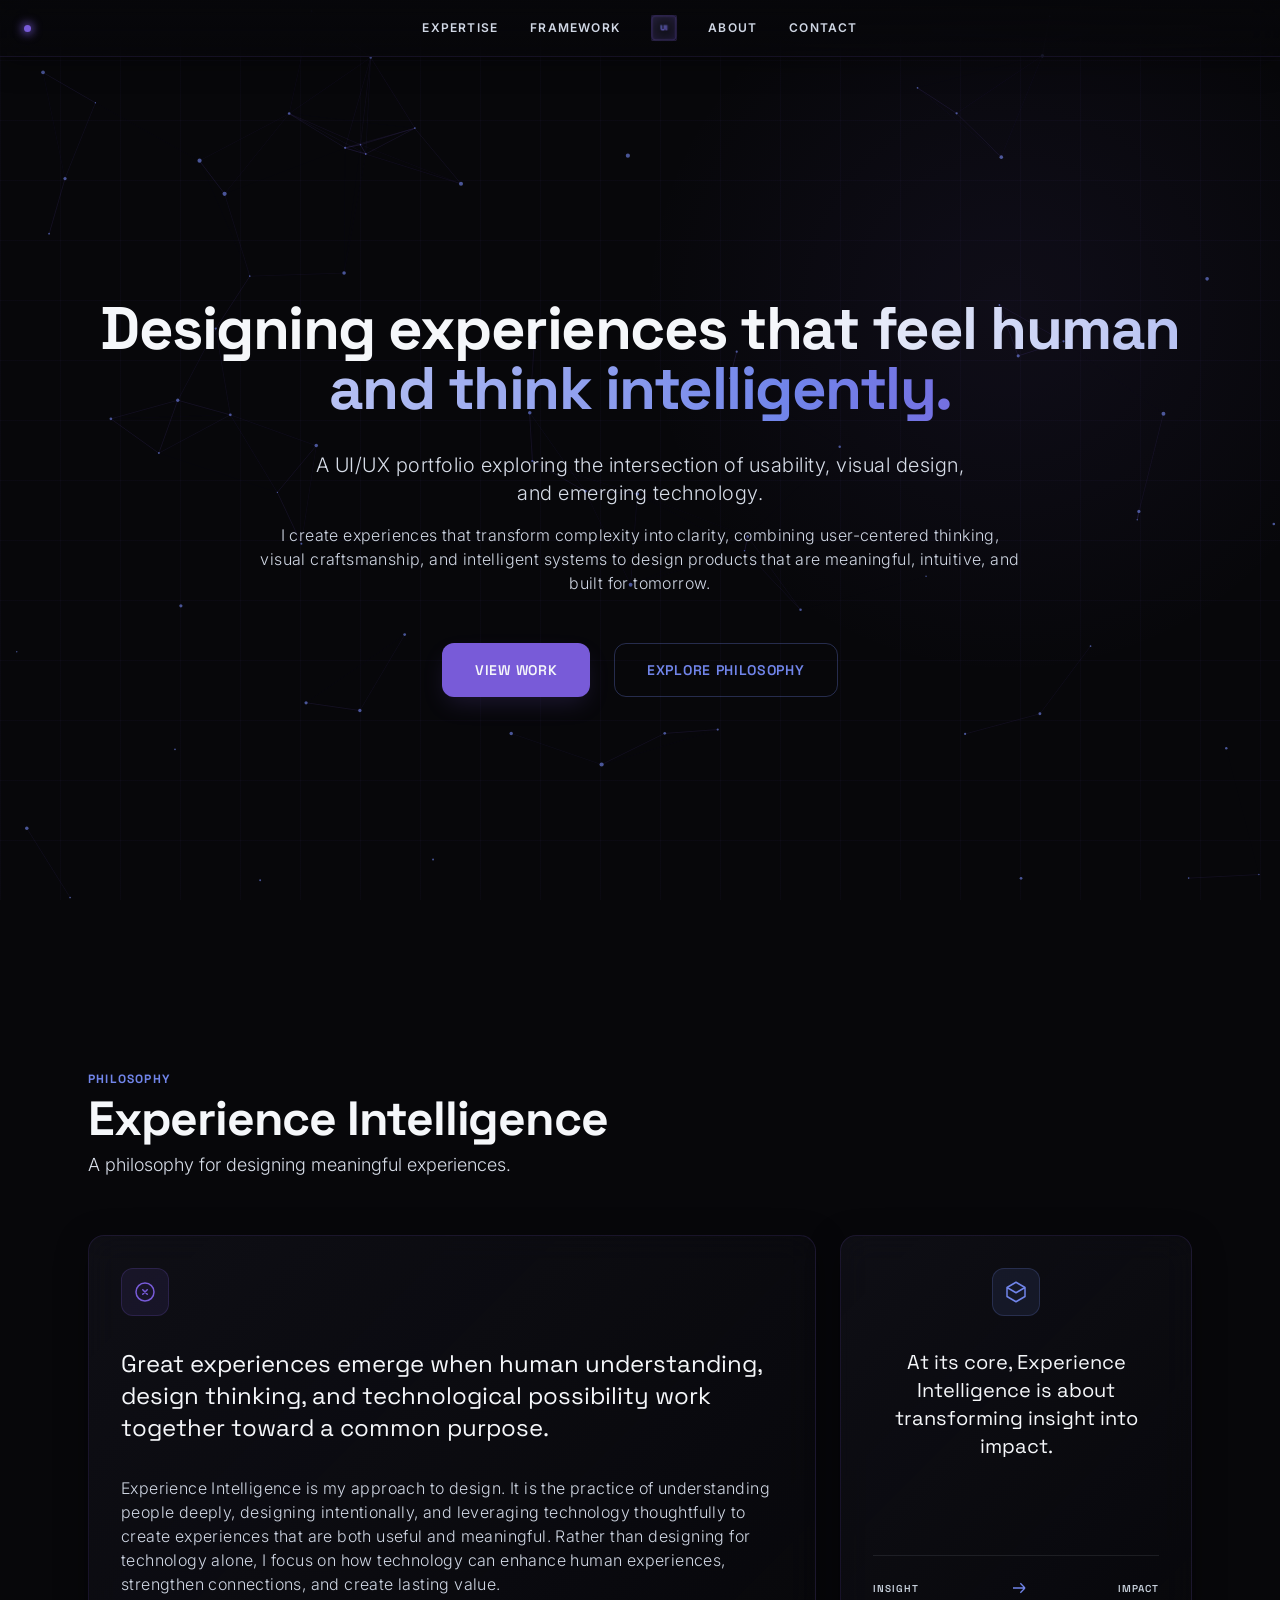
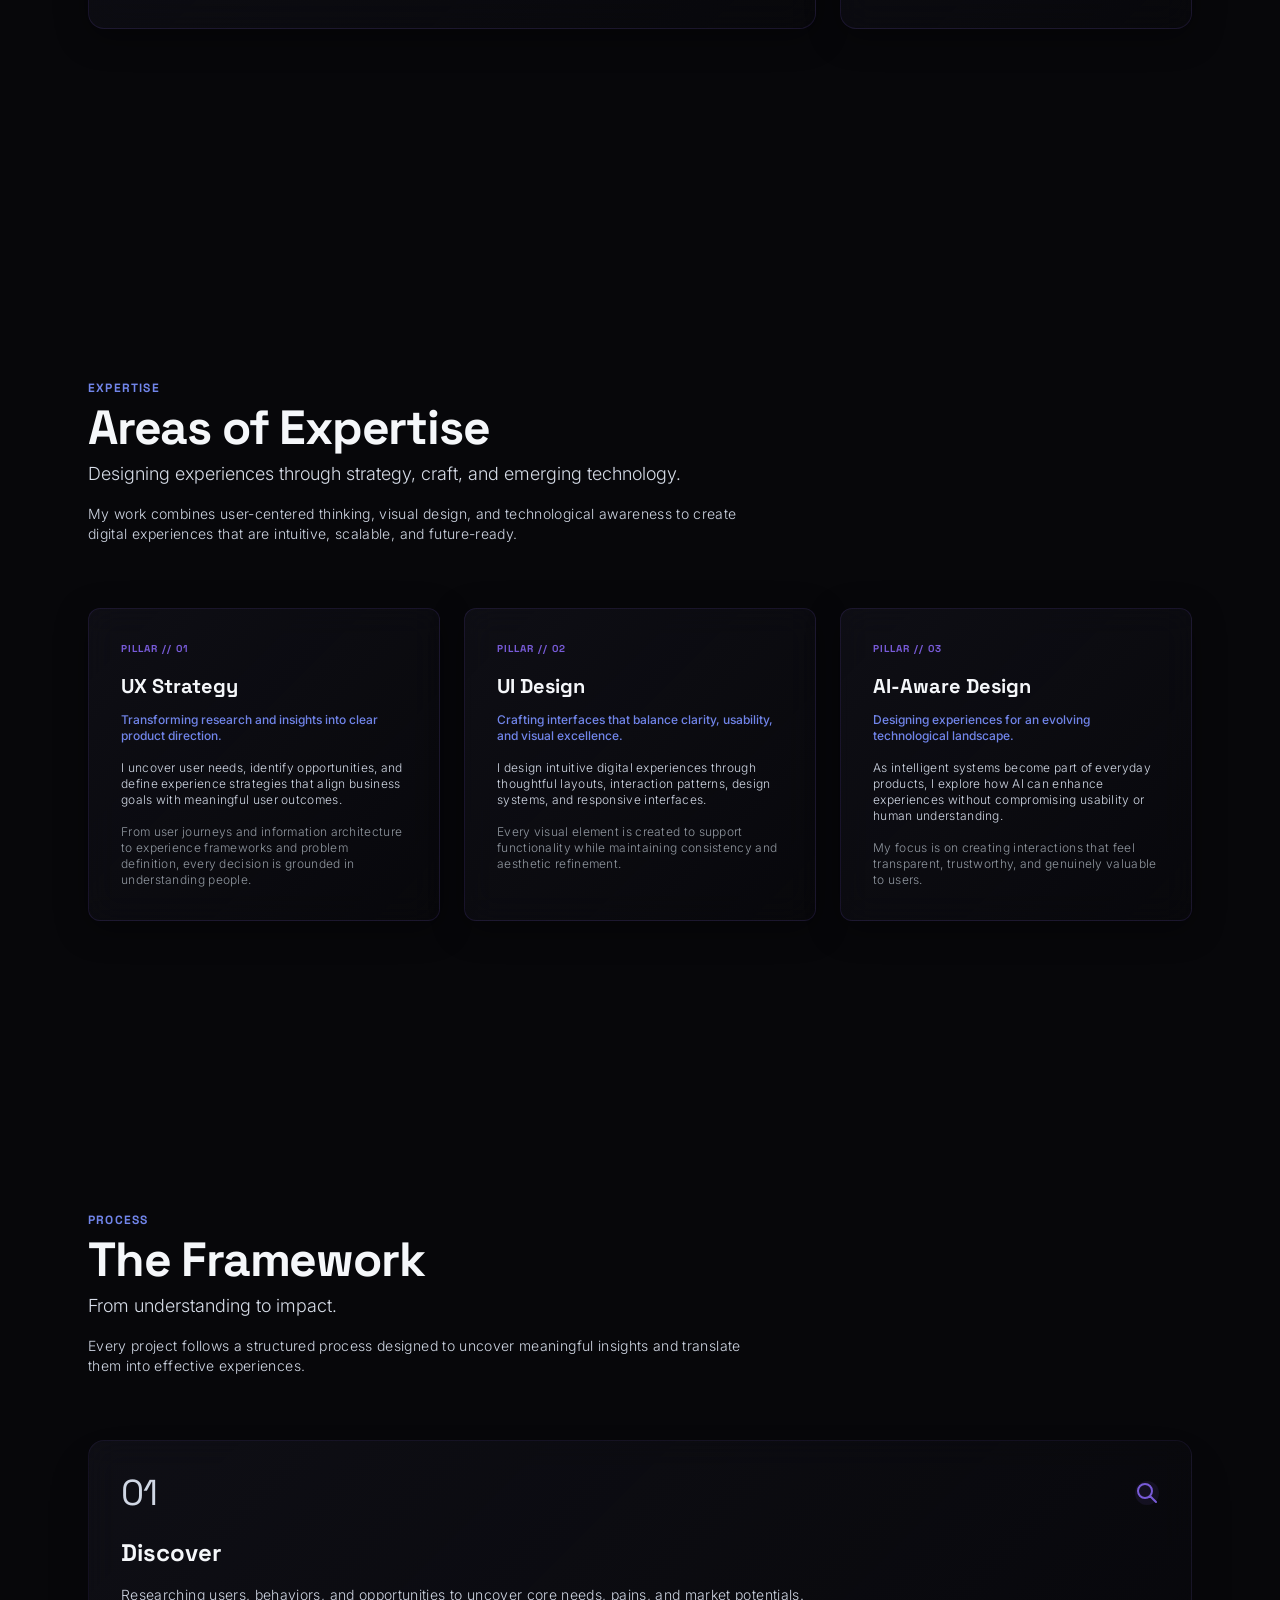
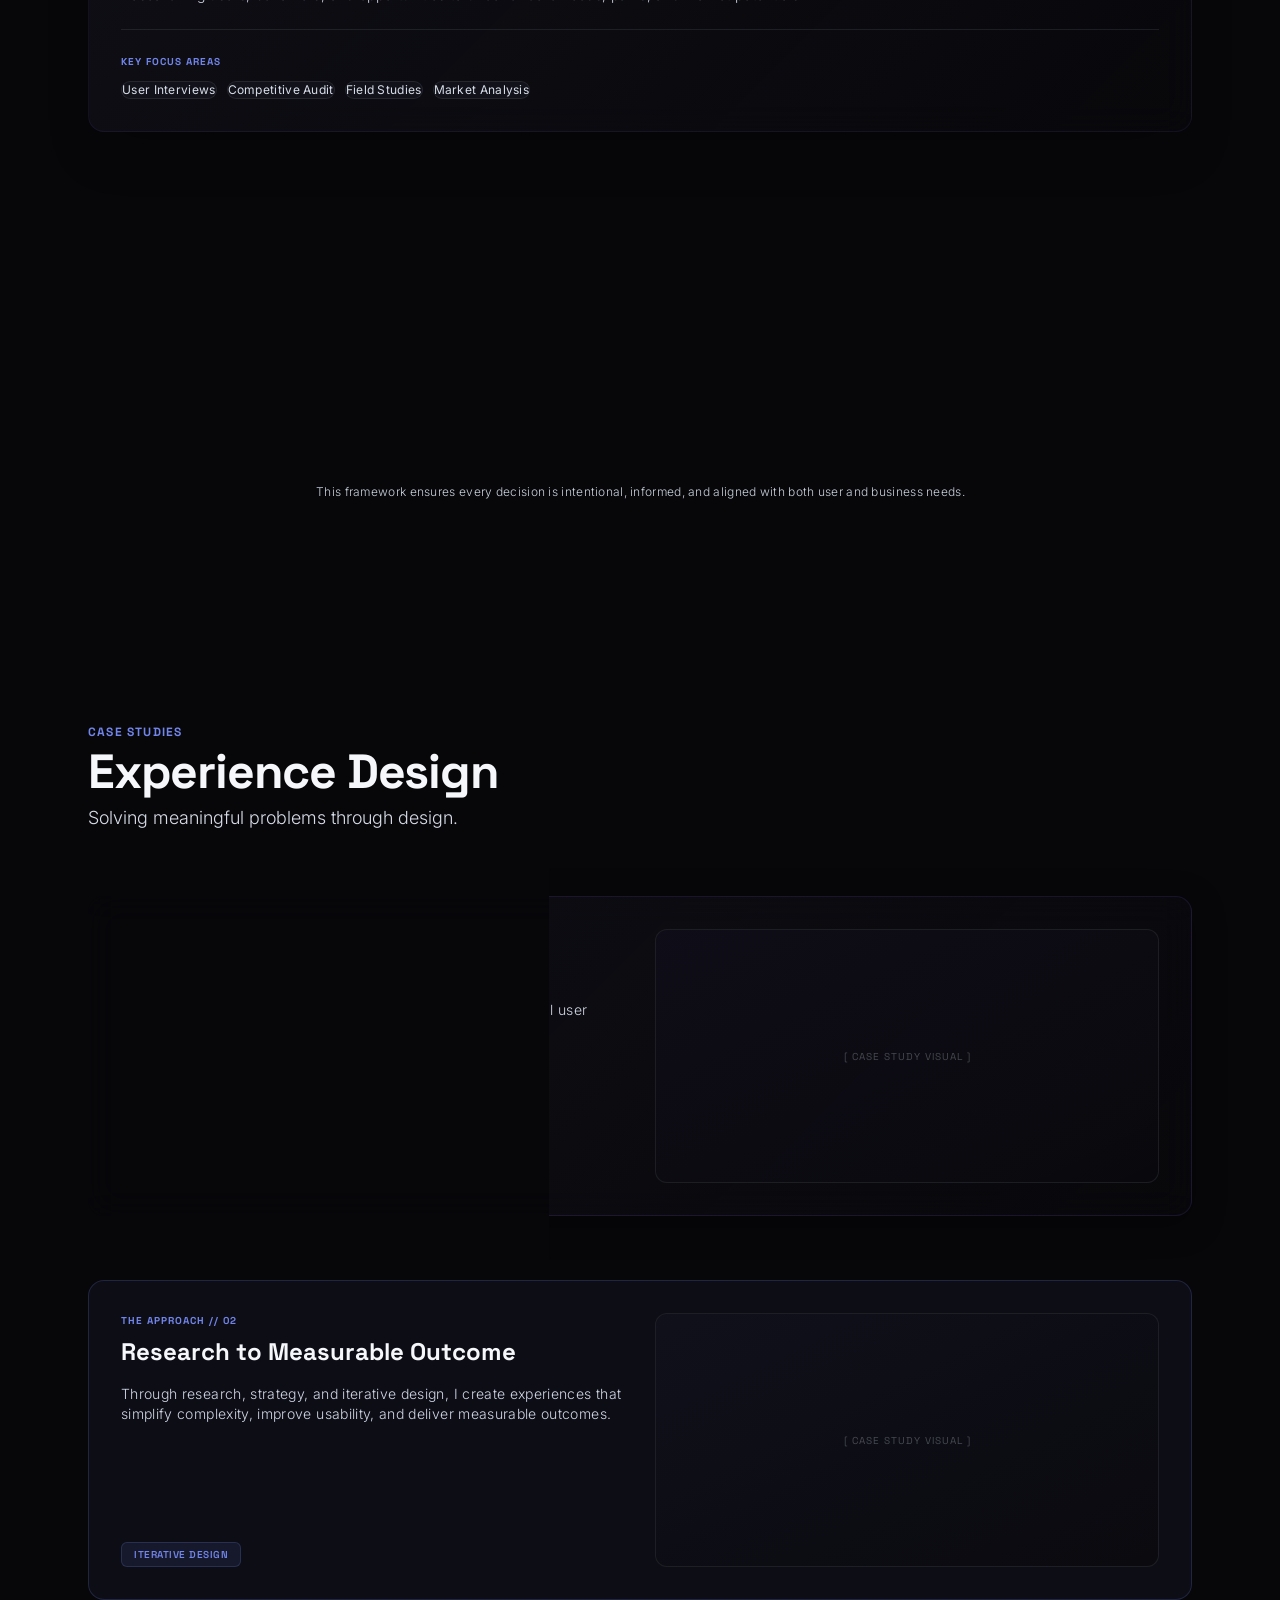
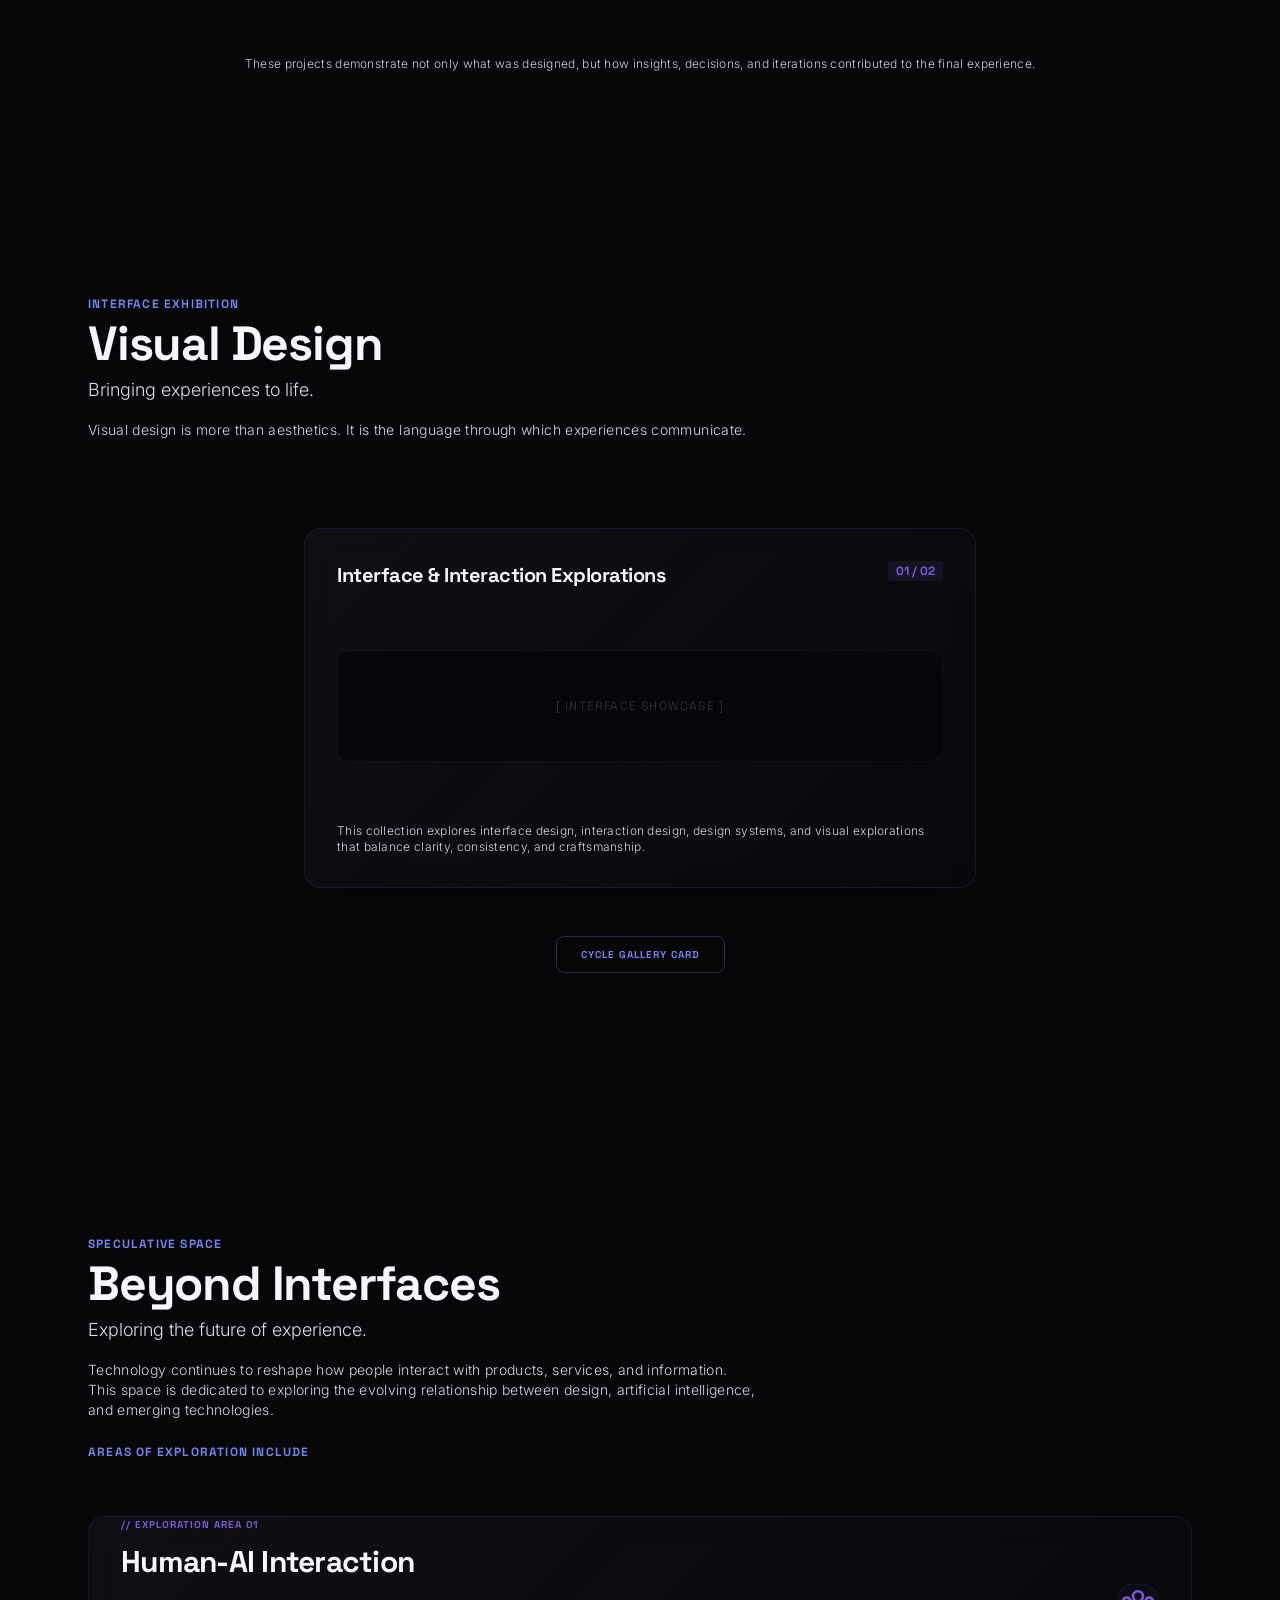
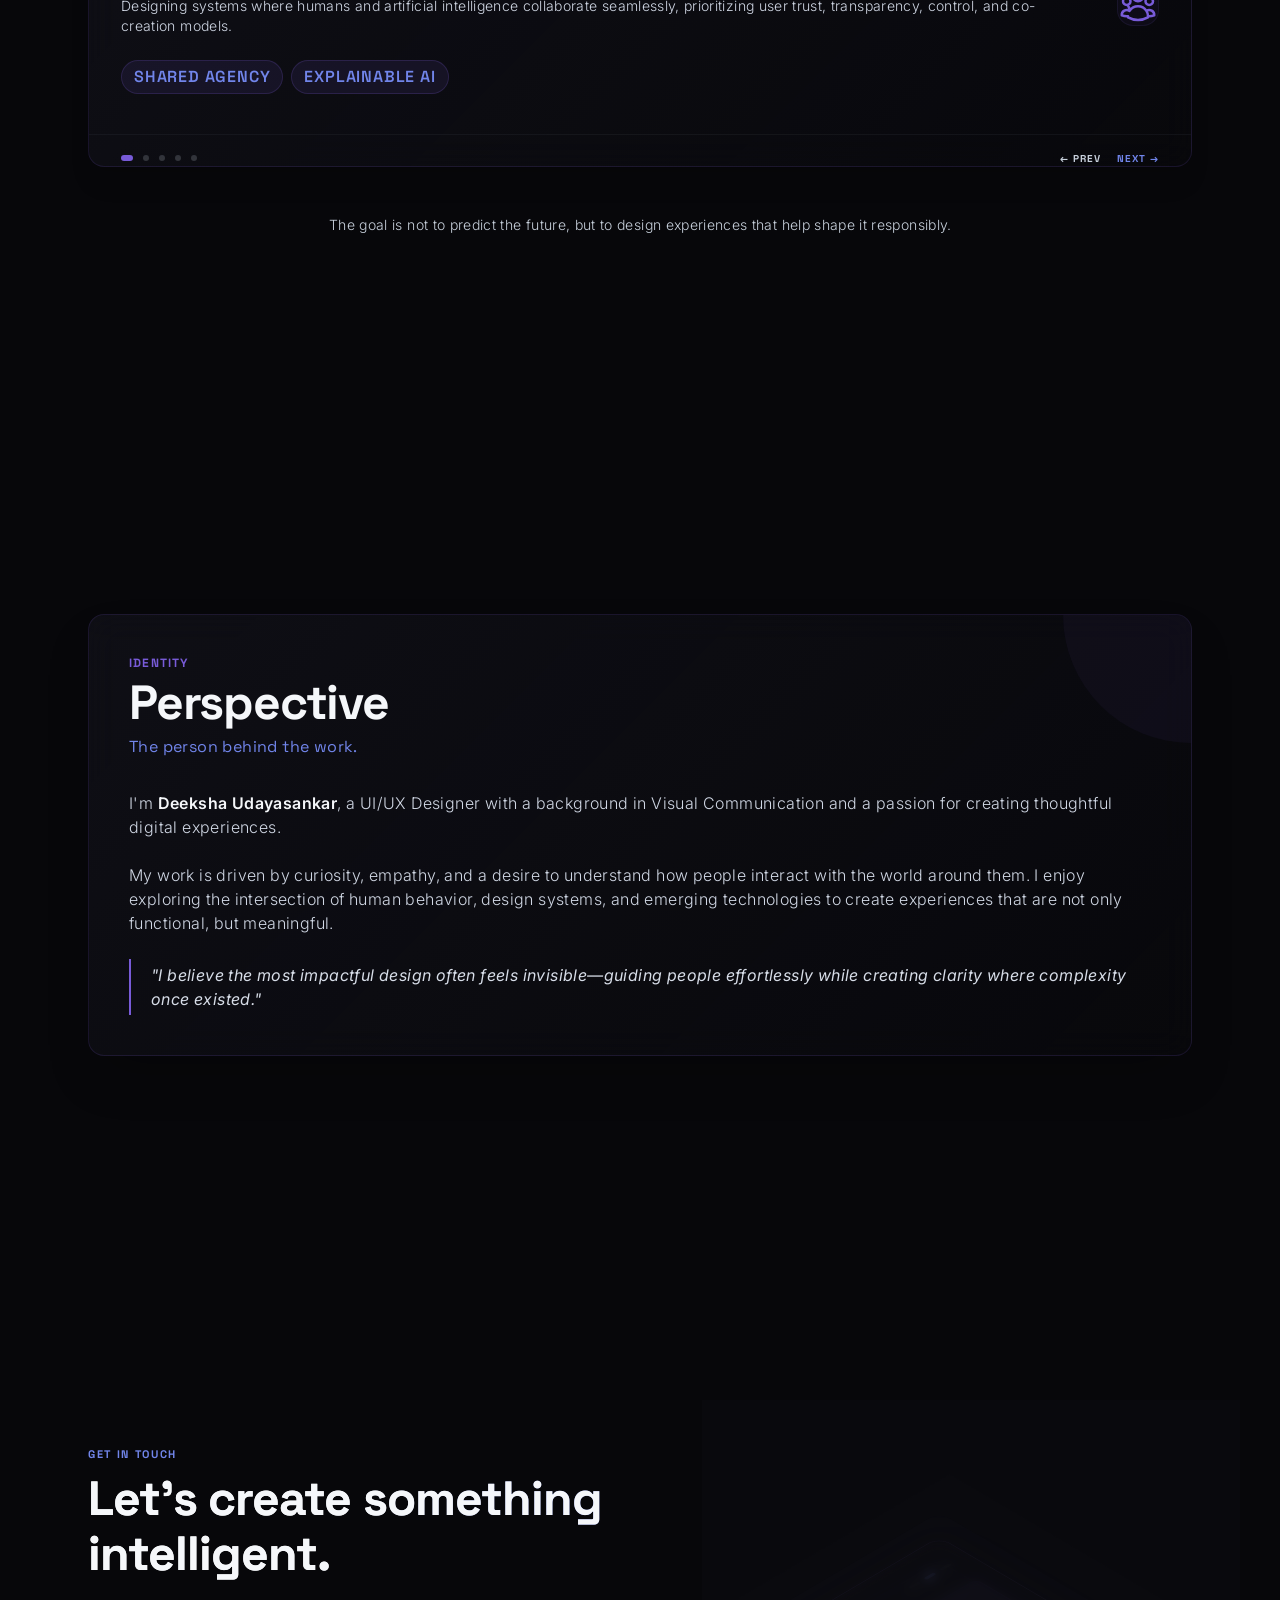
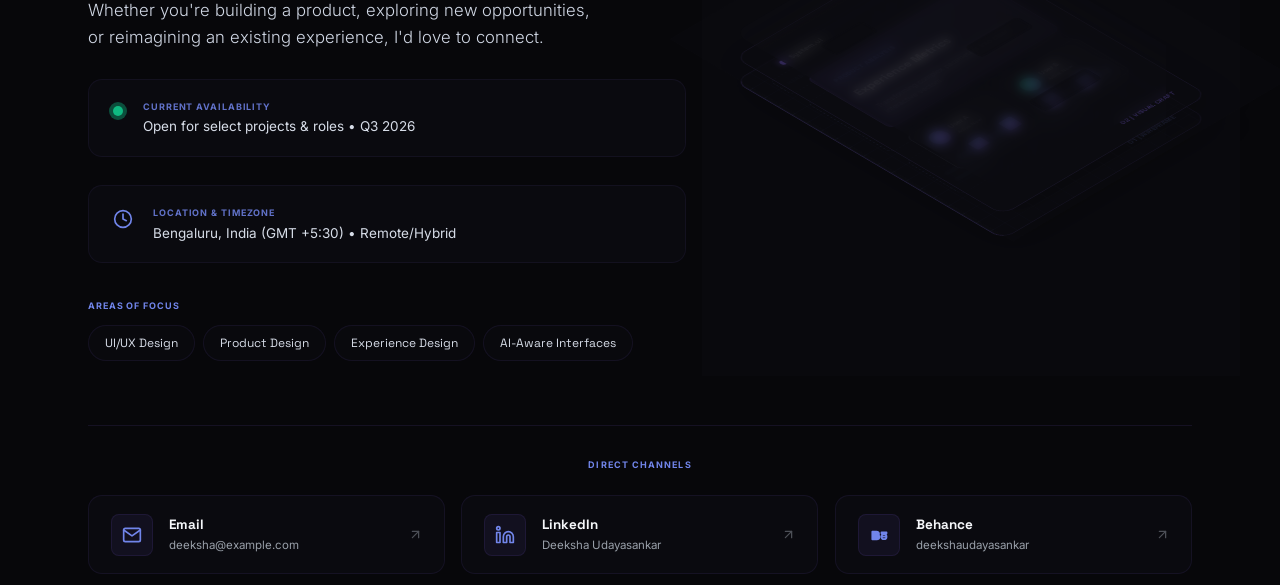
<file: index.html>
<!DOCTYPE html>
<html lang="en" class="scroll-smooth">
<head>
    <meta charset="UTF-8">
    <meta name="viewport" content="width=device-width, initial-scale=1.0">
    <title>Deeksha Udayasankar | Experience Intelligence Portfolio</title>
    <!-- Inline SVG favicon (brand dot) — avoids the /favicon.ico 404 -->
    <link rel="icon" href="data:image/svg+xml,%3Csvg xmlns='http://www.w3.org/2000/svg' viewBox='0 0 32 32'%3E%3Ccircle cx='16' cy='16' r='9' fill='%23785BD8'/%3E%3C/svg%3E">
    <!-- Google Fonts: Space Grotesk (Headers) & Inter (Body Copy) -->
    <link rel="preconnect" href="https://fonts.googleapis.com">
    <link rel="preconnect" href="https://fonts.gstatic.com" crossorigin>
    <link href="https://fonts.googleapis.com/css2?family=Inter:wght@300;400;500;600&family=Space+Grotesk:wght@500;700&display=swap" rel="stylesheet">

    <!-- Project styles, then the hand-written utility classes that replace Tailwind -->
    <link rel="stylesheet" href="style.css">
    <link rel="stylesheet" href="tw-compat.css">
</head>
<body class="antialiased">

    <!-- --- PRELOADER: INTERACTIVE NAME REVEAL --- -->
    <div id="preloader" aria-hidden="true">
        <div class="preloader-inner">
            <div class="preloader-row">
                <span class="preloader-dot"></span>
                <div class="preloader-name" data-name="Deeksha Udayasankar" aria-label="Deeksha Udayasankar"></div>
            </div>
            <div class="preloader-underline"></div>
            <span class="preloader-role">UI / UX Designer</span>
        </div>
    </div>

    <!-- Universal Structural Templates -->
    <div class="shape-grid-bg"></div>
    <!-- Interactive Particle Network (cursor-reactive constellation) -->
    <canvas id="particle-network" aria-hidden="true"></canvas>
    <div class="ambient-glow"></div>

    <!-- Cursor Aura Glow (follows pointer) -->
    <div id="cursor-aura" aria-hidden="true"></div>

    <!-- Scroll Progress Indicator -->
    <div id="scroll-progress" aria-hidden="true"></div>

    <!-- --- GLOBAL STICKY NAVIGATION HEADER --- -->
    <nav class="site-nav fixed top-0 left-0 w-full z-50 px-5 sm:px-6 py-3.5 sm:py-4">
        <div class="max-w-7xl mx-auto flex justify-between items-center gap-4 md:grid md:grid-cols-[1fr_auto_1fr]">
            <a href="#hero" class="flex items-center gap-2.5 sm:gap-3 font-display font-bold text-titleMain tracking-wide text-base sm:text-lg group min-w-0 md:justify-self-start">
                <span class="brand-dot shrink-0"></span>
                <span class="leading-none truncate">
                </span>
            </a>

            <!-- Desktop links (centered) -->
            <div class="hidden md:flex md:justify-self-center items-center space-x-8 font-sans text-xs uppercase tracking-widest font-semibold">
                <a href="#expertise" class="text-textContent hover:text-brandSecondary transition-colors relative after:absolute after:bottom-[-4px] after:left-0 after:w-0 after:h-[1px] after:bg-brandSecondary hover:after:w-full after:transition-all">Expertise</a>
                <a href="#framework" class="text-textContent hover:text-brandSecondary transition-colors relative after:absolute after:bottom-[-4px] after:left-0 after:w-0 after:h-[1px] after:bg-brandSecondary hover:after:w-full after:transition-all">Framework</a>

                <!-- Small 3D UI/UX cube nestled between the links -->
                <div class="nav-cube" aria-hidden="true" title="UI / UX Design">
                    <div class="cube">
                        <div class="cube-face cube-face--front"><span class="cube-glyph">UI</span></div>
                        <div class="cube-face cube-face--back"><span class="cube-glyph">UX</span></div>
                        <div class="cube-face cube-face--right"><span class="cube-glyph">WF</span></div>
                        <div class="cube-face cube-face--left"><span class="cube-glyph">PT</span></div>
                        <div class="cube-face cube-face--top"><span class="cube-glyph">RS</span></div>
                        <div class="cube-face cube-face--bottom"><span class="cube-glyph">DS</span></div>
                    </div>
                </div>

                <a href="#about" class="text-textContent hover:text-brandSecondary transition-colors relative after:absolute after:bottom-[-4px] after:left-0 after:w-0 after:h-[1px] after:bg-brandSecondary hover:after:w-full after:transition-all">About</a>
                <a href="#contact" class="text-textContent hover:text-brandSecondary transition-colors relative after:absolute after:bottom-[-4px] after:left-0 after:w-0 after:h-[1px] after:bg-brandSecondary hover:after:w-full after:transition-all">Contact</a>
            </div>

            <!-- Mobile hamburger toggle -->
            <button id="nav-toggle" aria-label="Toggle navigation menu" aria-expanded="false" aria-controls="mobile-menu" class="md:hidden flex flex-col justify-center items-center w-10 h-10 shrink-0 gap-[5px] rounded-lg border border-brandPrimary/20 hover:border-brandPrimary/50 transition-colors">
                <span class="nav-bar block w-5 h-[2px] bg-titleMain rounded-full transition-all duration-300"></span>
                <span class="nav-bar block w-5 h-[2px] bg-titleMain rounded-full transition-all duration-300"></span>
                <span class="nav-bar block w-5 h-[2px] bg-titleMain rounded-full transition-all duration-300"></span>
            </button>
        </div>

        <!-- Mobile dropdown menu -->
        <div id="mobile-menu" class="md:hidden overflow-hidden max-h-0 opacity-0 transition-all duration-500 ease-out">
            <div class="flex flex-col mt-3 pt-3 border-t border-brandPrimary/10 font-sans text-sm uppercase tracking-widest font-semibold">
                <a href="#expertise" class="mobile-link py-3 text-textContent hover:text-brandSecondary hover:pl-2 transition-all border-b border-brandTertiary/5">Expertise</a>
                <a href="#framework" class="mobile-link py-3 text-textContent hover:text-brandSecondary hover:pl-2 transition-all border-b border-brandTertiary/5">Framework</a>
                <a href="#about" class="mobile-link py-3 text-textContent hover:text-brandSecondary hover:pl-2 transition-all border-b border-brandTertiary/5">About</a>
                <a href="#contact" class="mobile-link py-3 text-textContent hover:text-brandSecondary hover:pl-2 transition-all">Contact</a>
            </div>
        </div>
    </nav>

    <main class="w-full relative">

        <!-- 1. HERO SECTION -->
        <section id="hero" class="min-h-screen flex flex-col justify-center items-center px-6 relative max-w-6xl mx-auto text-center pt-24 overflow-hidden">
            <h1 class="font-display font-bold text-4xl md:text-6xl text-titleMain leading-tight mb-8 tracking-tight scroll-reveal relative z-10">
                <span class="shiny-text">Designing experiences that feel human and think intelligently.</span>
            </h1>
            <p class="font-sans text-lg md:text-xl text-titleSecond max-w-2xl mb-4 font-light tracking-wide scroll-reveal" style="transition-delay: 0.1s;">
                A UI/UX portfolio exploring the intersection of usability, visual design, and emerging technology.            </p>
            <p class="font-sans text-sm md:text-base text-textContent max-w-3xl mb-12 font-light leading-relaxed tracking-wide scroll-reveal" style="transition-delay: 0.2s;">
                I create experiences that transform complexity into clarity, combining user-centered thinking, visual craftsmanship, and intelligent systems to design products that are meaningful, intuitive, and built for tomorrow.            </p>
            <div class="flex flex-col sm:flex-row gap-6 justify-center items-center scroll-reveal" style="transition-delay: 0.3s;">
                <a href="#projects" class="magnet-btn px-8 py-4 bg-brandPrimary text-titleMain font-display font-semibold text-sm tracking-wider uppercase rounded-xl shadow-lg shadow-brandPrimary/20 hover:shadow-brandPrimary/40 transition-all border border-brandPrimary/30">
                    View Work                </a>
                <a href="#philosophy" class="magnet-btn px-8 py-4 bg-transparent text-brandSecondary font-display font-semibold text-sm tracking-wider uppercase rounded-xl border border-brandSecondary/30 hover:bg-brandSecondary/10 transition-all">
                    Explore Philosophy                </a>
            </div>

        </section>


        <!-- 2. EXPERIENCE INTELLIGENCE (PHILOSOPHY) -->
        <section id="philosophy" class="min-h-screen flex flex-col justify-center px-6 max-w-6xl mx-auto py-28">
            <div class="mb-14 scroll-reveal">
                <span class="text-xs uppercase tracking-widest font-display text-brandSecondary font-bold block mb-2">Philosophy</span>
                <h2 class="font-display font-bold text-3xl md:text-5xl text-titleMain tracking-tight">Experience Intelligence</h2>
                <p class="text-titleSecond text-lg mt-2 font-light">A philosophy for designing meaningful experiences.</p>
            </div>
            
            <!-- MAGIC BENTO GRID CONTAINER -->
            <div class="grid grid-cols-1 md:grid-cols-3 gap-6">
                <!-- Large Card Hero Statement -->
                <div class="md:col-span-2 glass-panel rounded-2xl p-8 flex flex-col justify-between group hover:border-brandPrimary/40 transition-all duration-300 scroll-reveal">
                    <div>
                        <div class="w-12 h-12 rounded-xl bg-brandPrimary/10 border border-brandPrimary/20 flex items-center justify-center text-brandPrimary mb-8 group-hover:scale-110 transition-transform">
                            <!-- Custom Sync Icon -->
                            <svg class="w-6 h-6" fill="none" stroke="currentColor" stroke-width="1.5" viewBox="0 0 24 24"><path stroke-linecap="round" stroke-linejoin="round" d="M12 21a9 9 0 1 0 0-18 9 9 0 0 0 0 18z"/><path stroke-linecap="round" stroke-linejoin="round" d="M9.75 9.75l4.5 4.5m0-4.5l-4.5 4.5"/></svg>
                        </div>
                        <p class="text-titleMain font-display text-xl md:text-2xl font-normal leading-relaxed mb-8">
                            Great experiences emerge when human understanding, design thinking, and technological possibility work together toward a common purpose.                        </p>
                    </div>
                    <p class="text-textContent font-light text-sm md:text-base leading-relaxed tracking-wide">
                        Experience Intelligence is my approach to design. It is the practice of understanding people deeply, designing intentionally, and leveraging technology thoughtfully to create experiences that are both useful and meaningful. Rather than designing for technology alone, I focus on how technology can enhance human experiences, strengthen connections, and create lasting value.                    </p>
                </div>

                <!-- Side Secondary Pillar Card (center aligned) -->
                <div class="glass-panel rounded-2xl p-8 flex flex-col justify-between items-center text-center group hover:border-brandSecondary/40 transition-all duration-300 scroll-reveal" style="transition-delay: 0.1s;">
                    <div class="flex flex-col items-center">
                        <div class="w-12 h-12 rounded-xl bg-brandSecondary/10 border border-brandSecondary/20 flex items-center justify-center text-brandSecondary mb-8 group-hover:scale-110 transition-transform">
                            <!-- Custom Core Hex Icon -->
                            <svg class="w-6 h-6" fill="none" stroke="currentColor" stroke-width="1.5" viewBox="0 0 24 24"><path stroke-linecap="round" stroke-linejoin="round" d="M21 7.5l-9-5.25L3 7.5m18 0l-9 5.25m9-5.25v9l-9 5.25M3 7.5l9 5.25M3 7.5v9l9 5.25"/></svg>
                        </div>
                        <p class="text-titleMain font-display text-lg md:text-xl font-normal leading-relaxed">
                            At its core, Experience Intelligence is about transforming insight into impact.
                        </p>
                    </div>
                    <div class="mt-8 pt-6 w-full border-t border-brandTertiary/10 flex justify-between items-center text-[10px] text-brandTertiary uppercase tracking-widest font-display font-semibold">
                        <span>Insight</span>
                        <svg class="w-4 h-4 text-brandSecondary animate-pulse" fill="none" stroke="currentColor" stroke-width="2" viewBox="0 0 24 24"><path d="M14 5l7 7m0 0l-7 7m7-7H3"></path></svg>
                        <span>Impact</span>
                    </div>
                </div>
            </div>
        </section>


        <!-- 3. AREAS OF EXPERTISE -->
        <section id="expertise" class="min-h-screen flex flex-col justify-center px-6 max-w-6xl mx-auto py-28 relative">
            <div class="mb-16 scroll-reveal">
                <span class="text-xs uppercase tracking-widest font-display text-brandSecondary font-bold block mb-2">Expertise</span>
                <h2 class="font-display font-bold text-3xl md:text-5xl text-titleMain tracking-tight">Areas of Expertise</h2>
                <p class="text-titleSecond text-lg mt-2 font-light">Designing experiences through strategy, craft, and emerging technology.</p>
                <p class="text-textContent font-light text-sm max-w-2xl mt-4 leading-relaxed tracking-wide">My work combines user-centered thinking, visual design, and technological awareness to create digital experiences that are intuitive, scalable, and future-ready.</p>
            </div>

            <!-- SPOTLIGHT CARDS CONTAINER -->
            <div id="spotlight-container" class="grid grid-cols-1 md:grid-cols-3 gap-6">
                <!-- Card 1 -->
                <div class="spotlight-card glass-panel relative overflow-hidden rounded-xl p-8 transition-all duration-300 group hover:border-brandPrimary/40 scroll-reveal">
                    <div class="relative z-10">
                        <div class="text-brandPrimary font-display font-bold text-[10px] uppercase tracking-widest mb-4">Pillar // 01</div>
                        <h3 class="font-display font-bold text-xl text-titleMain mb-3 group-hover:text-brandSecondary transition-colors">UX Strategy</h3>
                        <p class="text-brandSecondary font-medium text-xs mb-4 leading-relaxed">Transforming research and insights into clear product direction.</p>
                        <p class="text-textContent font-light text-xs leading-relaxed tracking-wide mb-4">I uncover user needs, identify opportunities, and define experience strategies that align business goals with meaningful user outcomes.</p>
                        <p class="text-brandTertiary/70 font-light text-xs leading-relaxed tracking-wide">From user journeys and information architecture to experience frameworks and problem definition, every decision is grounded in understanding people.</p>
                    </div>
                </div>
                <!-- Card 2 -->
                <div class="spotlight-card glass-panel relative overflow-hidden rounded-xl p-8 transition-all duration-300 group hover:border-brandPrimary/40 scroll-reveal" style="transition-delay: 0.1s;">
                    <div class="relative z-10">
                        <div class="text-brandPrimary font-display font-bold text-[10px] uppercase tracking-widest mb-4">Pillar // 02</div>
                        <h3 class="font-display font-bold text-xl text-titleMain mb-3 group-hover:text-brandSecondary transition-colors">UI Design</h3>
                        <p class="text-brandSecondary font-medium text-xs mb-4 leading-relaxed">Crafting interfaces that balance clarity, usability, and visual excellence.</p>
                        <p class="text-textContent font-light text-xs leading-relaxed tracking-wide mb-4">I design intuitive digital experiences through thoughtful layouts, interaction patterns, design systems, and responsive interfaces.</p>
                        <p class="text-brandTertiary/70 font-light text-xs leading-relaxed tracking-wide">Every visual element is created to support functionality while maintaining consistency and aesthetic refinement.</p>
                    </div>
                </div>
                <!-- Card 3 -->
                <div class="spotlight-card glass-panel relative overflow-hidden rounded-xl p-8 transition-all duration-300 group hover:border-brandPrimary/40 scroll-reveal" style="transition-delay: 0.2s;">
                    <div class="relative z-10">
                        <div class="text-brandPrimary font-display font-bold text-[10px] uppercase tracking-widest mb-4">Pillar // 03</div>
                        <h3 class="font-display font-bold text-xl text-titleMain mb-3 group-hover:text-brandSecondary transition-colors">AI-Aware Design</h3>
                        <p class="text-brandSecondary font-medium text-xs mb-4">Designing experiences for an evolving technological landscape.</p>
                        <p class="text-textContent font-light text-xs leading-relaxed tracking-wide mb-4">As intelligent systems become part of everyday products, I explore how AI can enhance experiences without compromising usability or human understanding.</p>
                        <p class="text-brandTertiary/70 font-light text-xs leading-relaxed tracking-wide">My focus is on creating interactions that feel transparent, trustworthy, and genuinely valuable to users.</p>
                    </div>
                </div>
            </div>
        </section>


        <!-- 4. THE FRAMEWORK -->
        <section id="framework" class="min-h-screen flex flex-col justify-center px-6 max-w-6xl mx-auto py-28">
            <div class="mb-16 scroll-reveal">
                <span class="text-xs uppercase tracking-widest font-display text-brandSecondary font-bold block mb-2">Process</span>
                <h2 class="font-display font-bold text-3xl md:text-5xl text-titleMain tracking-tight">The Framework</h2>
                <p class="text-titleSecond text-lg mt-2 font-light">From understanding to impact.</p>
                <p class="text-textContent font-light text-sm max-w-2xl mt-4 leading-relaxed tracking-wide">Every project follows a structured process designed to uncover meaningful insights and translate them into effective experiences.</p>
            </div>

            <!-- Mobile Layout (Tabbed split grid - displayed on mobile and tablets) -->
            <div class="block lg:hidden">
                <div class="grid grid-cols-1 gap-8 relative items-stretch">
                    <!-- Left Column: Large Detail Display Card -->
                    <div class="flex flex-col justify-between glass-panel rounded-2xl p-8 shadow-2xl relative overflow-hidden min-h-[380px] group transition-all duration-500 border border-brandPrimary/10 hover:border-brandPrimary/30 scroll-reveal" id="framework-detail-card">
                        <!-- Subtle background glows inside the card -->
                        <div class="absolute top-0 right-0 w-64 h-64 bg-brandPrimary/5 rounded-bl-full pointer-events-none transition-all group-hover:scale-110"></div>
                        <div class="absolute bottom-0 left-0 w-64 h-64 bg-brandSecondary/5 rounded-tr-full pointer-events-none transition-all group-hover:scale-110"></div>

                        <div class="relative z-10">
                            <div class="flex items-center justify-between mb-6">
                                <span class="text-4xl font-display font-black text-brandPrimary/25 tracking-tight" id="fw-detail-number">01</span>
                                <div class="p-3 bg-brandPrimary/10 rounded-xl text-brandPrimary" id="fw-detail-icon">
                                    <svg class="w-6 h-6" fill="none" stroke="currentColor" stroke-width="2" viewBox="0 0 24 24"><path stroke-linecap="round" stroke-linejoin="round" d="M21 21l-6-6m2-5a7 7 0 11-14 0 7 7 0 0114 0z"></path></svg>
                                </div>
                            </div>
                            <h3 class="font-display font-bold text-2xl text-titleMain mb-4" id="fw-detail-title">Discover</h3>
                            <p class="text-textContent font-light text-sm leading-relaxed tracking-wide mb-6" id="fw-detail-desc">
                                Researching users, behaviors, and opportunities to uncover core needs, pains, and market potentials.
                            </p>
                        </div>

                        <!-- Key Focus Areas tags -->
                        <div class="relative z-10 pt-6 border-t border-brandTertiary/10">
                            <span class="text-[10px] uppercase tracking-widest font-display text-brandSecondary font-bold block mb-3">Key Focus Areas</span>
                            <div class="flex flex-wrap gap-2.5" id="fw-detail-tags">
                                <span class="px-3.5 py-1.5 bg-[#12121A] border border-brandTertiary/10 rounded-full text-titleSecond font-sans text-xs tracking-wide">User Interviews</span>
                                <span class="px-3.5 py-1.5 bg-[#12121A] border border-brandTertiary/10 rounded-full text-titleSecond font-sans text-xs tracking-wide">Competitive Audit</span>
                                <span class="px-3.5 py-1.5 bg-[#12121A] border border-brandTertiary/10 rounded-full text-titleSecond font-sans text-xs tracking-wide">Field Studies</span>
                                <span class="px-3.5 py-1.5 bg-[#12121A] border border-brandTertiary/10 rounded-full text-titleSecond font-sans text-xs tracking-wide">Market Analysis</span>
                            </div>
                        </div>
                    </div>

                    <!-- Right Column: Interactive Step Selector buttons -->
                    <div class="flex flex-col gap-4 scroll-reveal" style="transition-delay: 0.1s;">
                        <!-- Step 1 Trigger -->
                        <button class="fw-step-trigger w-full text-left p-5 glass-panel rounded-xl flex items-center gap-4 transition-all duration-300 border border-brandPrimary/10 active-step group" data-step="0">
                            <span class="font-display font-bold text-lg text-brandSecondary/40 group-hover:text-brandPrimary transition-colors group-[.active-step]:text-brandPrimary">01</span>
                            <div>
                                <h4 class="font-display font-bold text-sm text-titleMain group-hover:text-brandSecondary transition-colors group-[.active-step]:text-brandSecondary">Discover</h4>
                                <p class="text-brandTertiary text-xs font-light mt-0.5 leading-normal truncate max-w-[240px]">Researching users, behaviors, and opportunities.</p>
                            </div>
                        </button>
                        <!-- Step 2 Trigger -->
                        <button class="fw-step-trigger w-full text-left p-5 glass-panel rounded-xl flex items-center gap-4 transition-all duration-300 border border-brandTertiary/5 hover:border-brandSecondary/30 group" data-step="1">
                            <span class="font-display font-bold text-lg text-brandTertiary/40 group-hover:text-brandPrimary transition-colors group-[.active-step]:text-brandPrimary">02</span>
                            <div>
                                <h4 class="font-display font-bold text-sm text-titleMain group-hover:text-brandSecondary transition-colors group-[.active-step]:text-brandSecondary">Define</h4>
                                <p class="text-brandTertiary text-xs font-light mt-0.5 leading-normal truncate max-w-[240px]">Synthesizing findings and identifying core problems.</p>
                            </div>
                        </button>
                        <!-- Step 3 Trigger -->
                        <button class="fw-step-trigger w-full text-left p-5 glass-panel rounded-xl flex items-center gap-4 transition-all duration-300 border border-brandTertiary/5 hover:border-brandSecondary/30 group" data-step="2">
                            <span class="font-display font-bold text-lg text-brandTertiary/40 group-hover:text-brandPrimary transition-colors group-[.active-step]:text-brandPrimary">03</span>
                            <div>
                                <h4 class="font-display font-bold text-sm text-titleMain group-hover:text-brandSecondary transition-colors group-[.active-step]:text-brandSecondary">Design</h4>
                                <p class="text-brandTertiary text-xs font-light mt-0.5 leading-normal truncate max-w-[240px]">Creating wireframes, UI components, and layouts.</p>
                            </div>
                        </button>
                        <!-- Step 4 Trigger -->
                        <button class="fw-step-trigger w-full text-left p-5 glass-panel rounded-xl flex items-center gap-4 transition-all duration-300 border border-brandTertiary/5 hover:border-brandSecondary/30 group" data-step="3">
                            <span class="font-display font-bold text-lg text-brandTertiary/40 group-hover:text-brandPrimary transition-colors group-[.active-step]:text-brandPrimary">04</span>
                            <div>
                                <h4 class="font-display font-bold text-sm text-titleMain group-hover:text-brandSecondary transition-colors group-[.active-step]:text-brandSecondary">Validate</h4>
                                <p class="text-brandTertiary text-xs font-light mt-0.5 leading-normal truncate max-w-[240px]">Testing assumptions and gathering user feedback.</p>
                            </div>
                        </button>
                        <!-- Step 5 Trigger -->
                        <button class="fw-step-trigger w-full text-left p-5 glass-panel rounded-xl flex items-center gap-4 transition-all duration-300 border border-brandTertiary/5 hover:border-brandSecondary/30 group" data-step="4">
                            <span class="font-display font-bold text-lg text-brandTertiary/40 group-hover:text-brandPrimary transition-colors group-[.active-step]:text-brandPrimary">05</span>
                            <div>
                                <h4 class="font-display font-bold text-sm text-titleMain group-hover:text-brandSecondary transition-colors group-[.active-step]:text-brandSecondary">Refine</h4>
                                <p class="text-brandTertiary text-xs font-light mt-0.5 leading-normal truncate max-w-[240px]">Optimizing product value and tracking success metrics.</p>
                            </div>
                        </button>
                    </div>
                </div>
            </div>

            <!-- Desktop Layout (Orbital Dial - displayed on large screens) -->
            <div class="hidden lg:block relative py-12 scroll-reveal" style="transition-delay: 0.1s;">
                <div class="relative w-[500px] h-[500px] mx-auto">
                    
                    <!-- SVG Orbit Track and Glowing Active Line -->
                    <svg class="absolute inset-0 w-full h-full pointer-events-none" viewBox="0 0 500 500">
                        <!-- Outer Orbit Path -->
                        <circle cx="250" cy="250" r="200" fill="none" stroke="rgba(120, 91, 216, 0.12)" stroke-width="1.5" />
                        <!-- Glowing active arc, animated with stroke-dasharray and stroke-dashoffset -->
                        <circle id="orbital-glow-path" cx="250" cy="250" r="200" fill="none" stroke="url(#orbit-gradient)" stroke-width="2.5" stroke-linecap="round" stroke-dasharray="1256.6" stroke-dashoffset="1256.6" transform="rotate(-90 250 250)" style="transition: stroke-dashoffset 0.8s cubic-bezier(0.16, 1, 0.3, 1);" />
                        <defs>
                            <linearGradient id="orbit-gradient" x1="0%" y1="0%" x2="100%" y2="100%">
                                <stop offset="0%" stop-color="#785BD8" />
                                <stop offset="100%" stop-color="#7185EA" />
                            </linearGradient>
                        </defs>
                    </svg>

                    <!-- Central Hub Display Card -->
                    <div class="absolute top-1/2 left-1/2 -translate-x-1/2 -translate-y-1/2 w-[310px] h-[310px] rounded-full glass-panel flex flex-col justify-center items-center p-8 text-center shadow-2xl border border-brandPrimary/20 relative group hover:border-brandPrimary/40 transition-all duration-500 overflow-hidden" id="framework-hub">
                        <!-- Glowing glass accents -->
                        <div class="absolute inset-0 bg-gradient-to-tr from-brandPrimary/5 to-brandSecondary/5 opacity-50 pointer-events-none"></div>
                        <div class="absolute -top-12 -right-12 w-28 h-28 bg-brandPrimary/10 rounded-full blur-xl pointer-events-none group-hover:scale-125 transition-transform duration-500"></div>

                        <div class="relative z-10 flex flex-col items-center">
                            <span class="text-4xl font-display font-black text-brandPrimary mb-2" id="fw-hub-number">01</span>
                            <h3 class="font-display font-bold text-xl text-titleMain mb-3" id="fw-hub-title">Discover</h3>
                            <p class="text-textContent font-light text-xs leading-relaxed tracking-wide max-w-[230px] mb-4" id="fw-hub-desc">
                                Researching users, behaviors, and opportunities to uncover core needs, pains, and market potentials.
                            </p>
                            
                            <!-- Key Deliverable Highlight Tag -->
                            <span class="px-3.5 py-1 bg-[#12121A] border border-brandTertiary/10 rounded-full text-brandSecondary font-sans text-[9px] tracking-widest uppercase font-bold" id="fw-hub-tag">
                                User Interviews
                            </span>
                        </div>
                    </div>

                    <!-- Orbital Nodes -->
                    <!-- Node 1 (Discover) -->
                    <button class="fw-orbital-node absolute w-14 h-14 rounded-full glass-panel flex items-center justify-center border border-brandPrimary/20 text-titleSecond hover:text-brandPrimary hover:border-brandPrimary/50 transition-all duration-300 shadow-lg cursor-pointer transform -translate-x-1/2 -translate-y-1/2 orbital-node-1 active-node group" data-step="0" title="Discover">
                        <div class="absolute inset-0 bg-brandPrimary/5 rounded-full scale-0 group-hover:scale-100 group-[.active-node]:scale-100 transition-transform duration-300"></div>
                        <span class="relative z-10 font-display font-bold text-sm">01</span>
                    </button>
                    <!-- Node 2 (Define) -->
                    <button class="fw-orbital-node absolute w-14 h-14 rounded-full glass-panel flex items-center justify-center border border-brandTertiary/10 text-titleSecond hover:text-brandPrimary hover:border-brandPrimary/50 transition-all duration-300 shadow-lg cursor-pointer transform -translate-x-1/2 -translate-y-1/2 orbital-node-2 group" data-step="1" title="Define">
                        <div class="absolute inset-0 bg-brandPrimary/5 rounded-full scale-0 group-hover:scale-100 group-[.active-node]:scale-100 transition-transform duration-300"></div>
                        <span class="relative z-10 font-display font-bold text-sm">02</span>
                    </button>
                    <!-- Node 3 (Design) -->
                    <button class="fw-orbital-node absolute w-14 h-14 rounded-full glass-panel flex items-center justify-center border border-brandTertiary/10 text-titleSecond hover:text-brandPrimary hover:border-brandPrimary/50 transition-all duration-300 shadow-lg cursor-pointer transform -translate-x-1/2 -translate-y-1/2 orbital-node-3 group" data-step="2" title="Design">
                        <div class="absolute inset-0 bg-brandPrimary/5 rounded-full scale-0 group-hover:scale-100 group-[.active-node]:scale-100 transition-transform duration-300"></div>
                        <span class="relative z-10 font-display font-bold text-sm">03</span>
                    </button>
                    <!-- Node 4 (Validate) -->
                    <button class="fw-orbital-node absolute w-14 h-14 rounded-full glass-panel flex items-center justify-center border border-brandTertiary/10 text-titleSecond hover:text-brandPrimary hover:border-brandPrimary/50 transition-all duration-300 shadow-lg cursor-pointer transform -translate-x-1/2 -translate-y-1/2 orbital-node-4 group" data-step="3" title="Validate">
                        <div class="absolute inset-0 bg-brandPrimary/5 rounded-full scale-0 group-hover:scale-100 group-[.active-node]:scale-100 transition-transform duration-300"></div>
                        <span class="relative z-10 font-display font-bold text-sm">04</span>
                    </button>
                    <!-- Node 5 (Refine) -->
                    <button class="fw-orbital-node absolute w-14 h-14 rounded-full glass-panel flex items-center justify-center border border-brandTertiary/10 text-titleSecond hover:text-brandPrimary hover:border-brandPrimary/50 transition-all duration-300 shadow-lg cursor-pointer transform -translate-x-1/2 -translate-y-1/2 orbital-node-5 group" data-step="4" title="Refine">
                        <div class="absolute inset-0 bg-brandPrimary/5 rounded-full scale-0 group-hover:scale-100 group-[.active-node]:scale-100 transition-transform duration-300"></div>
                        <span class="relative z-10 font-display font-bold text-sm">05</span>
                    </button>
                </div>
            </div>
            
            <p class="text-brandTertiary text-center text-xs font-light max-w-2xl mx-auto mt-14 leading-relaxed tracking-wide scroll-reveal">
                This framework ensures every decision is intentional, informed, and aligned with both user and business needs.            </p>
        </section>


        <!-- 5. EXPERIENCE DESIGN (PROJECTS) -->
        <section id="projects" class="max-w-6xl mx-auto px-6 py-28 min-h-screen flex flex-col justify-center">
            <div class="mb-16 scroll-reveal">
                <span class="text-xs uppercase tracking-widest font-display text-brandSecondary font-bold block mb-2">Case Studies</span>
                <h2 class="font-display font-bold text-3xl md:text-5xl text-titleMain tracking-tight">Experience Design</h2>
                <p class="text-titleSecond text-lg mt-2 font-light">Solving meaningful problems through design.</p>
            </div>

            <!-- HARDWARE ACCELERATED SCROLL STACK -->
            <div class="space-y-16">
                <!-- Card 1 -->
                <div class="sticky-stack-card glass-panel rounded-2xl p-8 flex flex-col md:flex-row gap-8 min-h-[320px]">
                    <div class="flex-1 flex flex-col justify-between">
                        <div>
                            <span class="text-[10px] font-display text-brandPrimary tracking-widest uppercase font-bold block mb-2">The Challenge // 01</span>
                            <h3 class="text-2xl font-display font-bold text-titleMain mb-4">Real Problems, Real People</h3>
                            <p class="text-textContent font-light text-sm leading-relaxed tracking-wide">
                                Every case study represents a unique challenge, shaped by real user needs and business objectives.
                            </p>
                        </div>
                        <div class="flex gap-3 mt-6">
                            <span class="text-[10px] uppercase font-display font-semibold tracking-wider px-3 py-1 bg-brandPrimary/10 border border-brandPrimary/20 rounded-md text-brandSecondary">User Needs</span>
                        </div>
                    </div>
                    <div class="flex-1 bg-[#0A0A0E]/80 rounded-xl border border-brandTertiary/10 flex items-center justify-center min-h-[180px] relative overflow-hidden group">
                        <div class="absolute inset-0 bg-gradient-to-br from-brandPrimary/10 to-transparent opacity-50 group-hover:opacity-100 transition-opacity duration-500"></div>
                        <span class="text-brandTertiary text-[10px] font-display uppercase tracking-widest opacity-30 relative z-10">[ Case Study Visual ]</span>
                    </div>
                </div>

                <!-- Card 2 -->
                <div class="sticky-stack-card bg-[#0D0D16] border border-brandSecondary/20 rounded-2xl p-8 flex flex-col md:flex-row gap-8 min-h-[320px]">
                    <div class="flex-1 flex flex-col justify-between">
                        <div>
                            <span class="text-[10px] font-display text-brandSecondary tracking-widest uppercase font-bold block mb-2">The Approach // 02</span>
                            <h3 class="text-2xl font-display font-bold text-titleMain mb-4">Research to Measurable Outcome</h3>
                            <p class="text-textContent font-light text-sm leading-relaxed tracking-wide">
                                Through research, strategy, and iterative design, I create experiences that simplify complexity, improve usability, and deliver measurable outcomes.
                            </p>
                        </div>
                        <div class="flex gap-3 mt-6">
                            <span class="text-[10px] uppercase font-display font-semibold tracking-wider px-3 py-1 bg-brandSecondary/10 border border-brandSecondary/20 rounded-md text-brandSecondary">Iterative Design</span>
                        </div>
                    </div>
                    <div class="flex-1 bg-[#0A0A0E]/80 rounded-xl border border-brandTertiary/10 flex items-center justify-center min-h-[180px] relative overflow-hidden group">
                        <div class="absolute inset-0 bg-gradient-to-br from-brandSecondary/10 to-transparent opacity-50 group-hover:opacity-100 transition-opacity duration-500"></div>
                        <span class="text-brandTertiary text-[10px] font-display uppercase tracking-widest opacity-30 relative z-10">[ Case Study Visual ]</span>
                    </div>
                </div>
            </div>
            <p class="text-brandTertiary text-center text-xs mt-14 font-light tracking-wide">These projects demonstrate not only what was designed, but how insights, decisions, and iterations contributed to the final experience.</p>
        </section>


        <!-- 6. VISUAL DESIGN (GALLERY) -->
        <section id="gallery" class="min-h-screen flex flex-col justify-center px-6 max-w-6xl mx-auto py-28">
            <div class="mb-14 scroll-reveal">
                <span class="text-xs uppercase tracking-widest font-display text-brandSecondary font-bold block mb-2">Interface Exhibition</span>
                <h2 class="font-display font-bold text-3xl md:text-5xl text-titleMain tracking-tight">Visual Design</h2>
                <p class="text-titleSecond text-lg mt-2 font-light">Bringing experiences to life.</p>
                <p class="text-textContent text-sm max-w-3xl font-light mt-4 leading-relaxed tracking-wide">Visual design is more than aesthetics. It is the language through which experiences communicate.</p>
            </div>

            <!-- REFINED 3D TRANSFORM SWAP CONTAINER -->
            <div class="relative w-full max-w-2xl mx-auto h-[440px] sm:h-[400px] md:h-[360px] mt-8 flex items-center justify-center">
                <!-- Card 1 -->
                <div class="swap-card absolute w-full h-full glass-panel rounded-2xl p-6 sm:p-8 flex flex-col justify-between transition-all duration-500 transform cursor-pointer z-30 opacity-100 scale-100 shadow-2xl">
                    <div class="flex justify-between items-start">
                        <h4 class="font-display font-bold text-xl text-titleMain tracking-tight">Interface & Interaction Explorations</h4>
                        <span class="text-xs text-brandPrimary font-display font-bold bg-brandPrimary/10 px-2 py-0.5 rounded">01 / 02</span>
                    </div>
                    <div class="h-28 my-4 bg-[#07070A]/80 rounded-xl border border-brandTertiary/5 flex items-center justify-center text-brandTertiary/20 text-xs font-display tracking-widest uppercase">[ Interface Showcase ]</div>
                    <p class="text-xs text-textContent font-light leading-relaxed tracking-wide">This collection explores interface design, interaction design, design systems, and visual explorations that balance clarity, consistency, and craftsmanship.</p>
                </div>

                <!-- Card 2 -->
                <div class="swap-card absolute w-full h-full bg-[#10101A] border border-brandSecondary/30 rounded-2xl p-6 sm:p-8 flex flex-col justify-between transition-all duration-500 transform cursor-pointer z-20 opacity-0 translate-y-4 scale-95 shadow-xl">
                    <div class="flex justify-between items-start">
                        <h4 class="font-display font-bold text-xl text-titleMain tracking-tight">Scalable Design Systems</h4>
                        <span class="text-xs text-brandSecondary font-display font-bold bg-brandSecondary/10 px-2 py-0.5 rounded">02 / 02</span>
                    </div>
                    <div class="h-28 my-4 bg-[#07070A]/80 rounded-xl border border-brandTertiary/5 flex items-center justify-center text-brandTertiary/20 text-xs font-display tracking-widest uppercase">[ Design System Library ]</div>
                    <p class="text-xs text-textContent font-light leading-relaxed tracking-wide">From product interfaces to scalable design systems, every project reflects a commitment to creating experiences that feel intuitive, cohesive, and engaging.</p>
                </div>
            </div>
            
            <div class="text-center mt-12">
                <button id="next-swap-btn" class="px-6 py-2.5 bg-transparent text-[10px] uppercase tracking-widest font-display font-bold text-brandSecondary border border-brandSecondary/30 rounded-lg hover:bg-brandSecondary/10 hover:border-brandSecondary/60 transition-all">
                    Cycle Gallery Card
                </button>
            </div>
        </section>


        <!-- 7. BEYOND INTERFACES -->
        <section id="future" class="min-h-screen flex flex-col justify-center px-6 max-w-6xl mx-auto py-28">
            <div class="mb-14 scroll-reveal">
                <span class="text-xs uppercase tracking-widest font-display text-brandSecondary font-bold block mb-2">Speculative Space</span>
                <h2 class="font-display font-bold text-3xl md:text-5xl text-titleMain tracking-tight">Beyond Interfaces</h2>
                <p class="text-titleSecond text-lg mt-2 font-light">Exploring the future of experience.</p>
                <p class="text-textContent text-sm max-w-2xl font-light mt-4 leading-relaxed tracking-wide">Technology continues to reshape how people interact with products, services, and information. This space is dedicated to exploring the evolving relationship between design, artificial intelligence, and emerging technologies.</p>
                <p class="text-brandSecondary font-display text-xs uppercase tracking-widest font-bold mt-6">Areas of exploration include</p>
            </div>

            <!-- ULTRA GLIDE INTERACTIVE CAROUSEL (cycles the exploration bullet points) -->
            <div class="relative w-full overflow-hidden glass-panel rounded-2xl py-8 md:py-10 shadow-xl group/carousel">
                <!-- Tech grid backdrop overlay -->
                <div class="absolute inset-0 bg-[radial-gradient(rgba(120,91,216,0.06)_1.5px,transparent_1.5px)] [background-size:24px_24px] opacity-60 pointer-events-none"></div>
                <div class="absolute -top-40 -right-40 w-96 h-96 bg-brandPrimary/5 rounded-full blur-[80px] pointer-events-none group-hover/carousel:bg-brandPrimary/8 transition-all duration-1000"></div>
                <div class="absolute -bottom-40 -left-40 w-96 h-96 bg-brandSecondary/5 rounded-full blur-[80px] pointer-events-none group-hover/carousel:bg-brandSecondary/8 transition-all duration-1000"></div>

                <div id="carousel-track" class="w-full flex transition-transform duration-700 ease-out relative z-10" style="transform: translateX(0%);">
                    
                    <!-- Slide 1 -->
                    <div class="w-full px-8 md:px-10 flex-shrink-0 flex flex-col md:flex-row gap-8 items-center justify-between">
                        <div class="flex-1 text-left">
                            <div class="text-brandPrimary font-display font-bold text-[10px] uppercase tracking-widest mb-3">// Exploration Area 01</div>
                            <h3 class="text-titleMain font-display text-2xl md:text-3xl font-bold tracking-tight mb-4">Human-AI Interaction</h3>
                            <p class="text-textContent font-light text-sm leading-relaxed tracking-wide mb-6">
                                Designing systems where humans and artificial intelligence collaborate seamlessly, prioritizing user trust, transparency, control, and co-creation models.
                            </p>
                            <div class="flex flex-wrap gap-2">
                                <span class="text-[9px] uppercase font-display font-semibold tracking-wider px-3 py-1 bg-brandPrimary/10 border border-brandPrimary/20 rounded-full text-brandSecondary">Shared Agency</span>
                                <span class="text-[9px] uppercase font-display font-semibold tracking-wider px-3 py-1 bg-brandPrimary/10 border border-brandPrimary/20 rounded-full text-brandSecondary">Explainable AI</span>
                            </div>
                        </div>
                        <div class="w-24 h-24 md:w-32 md:h-32 rounded-2xl relative flex items-center justify-center shrink-0 group/icon border border-brandPrimary/10 bg-brandPrimary/5 transition-all duration-300">
                            <div class="absolute inset-0 bg-gradient-to-tr from-brandPrimary/20 to-brandSecondary/20 opacity-0 group-hover/icon:opacity-100 transition-opacity duration-300 rounded-2xl blur-md"></div>
                            <div class="relative z-10 w-[94%] h-[94%] flex items-center justify-center bg-[#07070A]/95 rounded-[14px]">
                                <svg class="w-10 h-10 text-brandPrimary opacity-40 group-hover/icon:opacity-85 transition-opacity duration-300" fill="none" stroke="currentColor" stroke-width="1.5" viewBox="0 0 24 24"><path stroke-linecap="round" stroke-linejoin="round" d="M18 18.72a9.094 9.094 0 003.741-.479 3 3 0 00-4.682-2.72m.94 3.198l.001.031c0 .225-.012.447-.037.666A11.944 11.944 0 0112 21c-2.17 0-4.207-.576-5.963-1.584A6.062 6.062 0 016 18.719m12 0a5.971 5.971 0 00-.941-3.197m0 0A5.995 5.995 0 0012 12.75a5.995 5.995 0 00-5.058 2.772m0 0a3 3 0 00-4.681 2.72 8.986 8.986 0 003.74.477m.94-3.197a5.971 5.971 0 00-.94-3.197M15 6.75a3 3 0 11-6 0 3 3 0 016 0zm6 3a2.25 2.25 0 11-4.5 0 2.25 2.25 0 014.5 0zm-13.5 0a2.25 2.25 0 11-4.5 0 2.25 2.25 0 014.5 0z"></path></svg>
                            </div>
                        </div>
                    </div>

                    <!-- Slide 2 -->
                    <div class="w-full px-8 md:px-10 flex-shrink-0 flex flex-col md:flex-row gap-8 items-center justify-between">
                        <div class="flex-1 text-left">
                            <div class="text-brandPrimary font-display font-bold text-[10px] uppercase tracking-widest mb-3">// Exploration Area 02</div>
                            <h3 class="text-titleMain font-display text-2xl md:text-3xl font-bold tracking-tight mb-4">Conversational Experiences</h3>
                            <p class="text-textContent font-light text-sm leading-relaxed tracking-wide mb-6">
                                Crafting natural language interfaces and agentic dialog structures that understand contextual nuance, dynamic memory, and user intent.
                            </p>
                            <div class="flex flex-wrap gap-2">
                                <span class="text-[9px] uppercase font-display font-semibold tracking-wider px-3 py-1 bg-brandPrimary/10 border border-brandPrimary/20 rounded-full text-brandSecondary">Natural Dialog</span>
                                <span class="text-[9px] uppercase font-display font-semibold tracking-wider px-3 py-1 bg-brandPrimary/10 border border-brandPrimary/20 rounded-full text-brandSecondary">Contextual Memory</span>
                            </div>
                        </div>
                        <div class="w-24 h-24 md:w-32 md:h-32 rounded-2xl relative flex items-center justify-center shrink-0 group/icon border border-brandPrimary/10 bg-brandPrimary/5 transition-all duration-300">
                            <div class="absolute inset-0 bg-gradient-to-tr from-brandPrimary/20 to-brandSecondary/20 opacity-0 group-hover/icon:opacity-100 transition-opacity duration-300 rounded-2xl blur-md"></div>
                            <div class="relative z-10 w-[94%] h-[94%] flex items-center justify-center bg-[#07070A]/95 rounded-[14px]">
                                <svg class="w-10 h-10 text-brandPrimary opacity-40 group-hover/icon:opacity-85 transition-opacity duration-300" fill="none" stroke="currentColor" stroke-width="1.5" viewBox="0 0 24 24"><path stroke-linecap="round" stroke-linejoin="round" d="M8.625 9.75a.375.375 0 11-.75 0 .375.375 0 01.75 0zm0 0H8.25m4.125 0a.375.375 0 11-.75 0 .375.375 0 01.75 0zm0 0H12m4.125 0a.375.375 0 11-.75 0 .375.375 0 01.75 0zm0 0h-.375m-13.5 3.01c0 1.6 1.123 2.994 2.707 3.227 1.087.16 2.185.283 3.293.369V21l4.184-4.183a1.14 1.14 0 01.778-.332 48.294 48.294 0 005.83-.498c1.585-.233 2.708-1.626 2.708-3.228V6.741c0-1.602-1.123-2.995-2.707-3.228A48.394 48.394 0 0012 3c-2.392 0-4.744.175-7.043.513C3.373 3.746 2.25 5.14 2.25 6.741v6.018z"></path></svg>
                            </div>
                        </div>
                    </div>

                    <!-- Slide 3 -->
                    <div class="w-full px-8 md:px-10 flex-shrink-0 flex flex-col md:flex-row gap-8 items-center justify-between">
                        <div class="flex-1 text-left">
                            <div class="text-brandPrimary font-display font-bold text-[10px] uppercase tracking-widest mb-3">// Exploration Area 03</div>
                            <h3 class="text-titleMain font-display text-2xl md:text-3xl font-bold tracking-tight mb-4">Intelligent Workflows</h3>
                            <p class="text-textContent font-light text-sm leading-relaxed tracking-wide mb-6">
                                Streamlining complex tools and automation spaces by orchestrating smart defaults, prediction engines, and multi-agent coordination systems.
                            </p>
                            <div class="flex flex-wrap gap-2">
                                <span class="text-[9px] uppercase font-display font-semibold tracking-wider px-3 py-1 bg-brandPrimary/10 border border-brandPrimary/20 rounded-full text-brandSecondary">Smart Defaults</span>
                                <span class="text-[9px] uppercase font-display font-semibold tracking-wider px-3 py-1 bg-brandPrimary/10 border border-brandPrimary/20 rounded-full text-brandSecondary">Multi-Agent Orchestration</span>
                            </div>
                        </div>
                        <div class="w-24 h-24 md:w-32 md:h-32 rounded-2xl relative flex items-center justify-center shrink-0 group/icon border border-brandPrimary/10 bg-brandPrimary/5 transition-all duration-300">
                            <div class="absolute inset-0 bg-gradient-to-tr from-brandPrimary/20 to-brandSecondary/20 opacity-0 group-hover/icon:opacity-100 transition-opacity duration-300 rounded-2xl blur-md"></div>
                            <div class="relative z-10 w-[94%] h-[94%] flex items-center justify-center bg-[#07070A]/95 rounded-[14px]">
                                <svg class="w-10 h-10 text-brandPrimary opacity-40 group-hover/icon:opacity-85 transition-opacity duration-300" fill="none" stroke="currentColor" stroke-width="1.5" viewBox="0 0 24 24"><path stroke-linecap="round" stroke-linejoin="round" d="M3.75 13.5l10.5-11.25L12 10.5h8.25L9.75 21.75 12 13.5H3.75z"></path></svg>
                            </div>
                        </div>
                    </div>

                    <!-- Slide 4 -->
                    <div class="w-full px-8 md:px-10 flex-shrink-0 flex flex-col md:flex-row gap-8 items-center justify-between">
                        <div class="flex-1 text-left">
                            <div class="text-brandPrimary font-display font-bold text-[10px] uppercase tracking-widest mb-3">// Exploration Area 04</div>
                            <h3 class="text-titleMain font-display text-2xl md:text-3xl font-bold tracking-tight mb-4">Adaptive Interfaces</h3>
                            <p class="text-textContent font-light text-sm leading-relaxed tracking-wide mb-6">
                                Designing screen spaces that morph, adjust, and contextually adapt in real-time based on live user state, data triggers, and environmental needs.
                            </p>
                            <div class="flex flex-wrap gap-2">
                                <span class="text-[9px] uppercase font-display font-semibold tracking-wider px-3 py-1 bg-brandPrimary/10 border border-brandPrimary/20 rounded-full text-brandSecondary">Contextual UI</span>
                                <span class="text-[9px] uppercase font-display font-semibold tracking-wider px-3 py-1 bg-brandPrimary/10 border border-brandPrimary/20 rounded-full text-brandSecondary">Responsive States</span>
                            </div>
                        </div>
                        <div class="w-24 h-24 md:w-32 md:h-32 rounded-2xl relative flex items-center justify-center shrink-0 group/icon border border-brandPrimary/10 bg-brandPrimary/5 transition-all duration-300">
                            <div class="absolute inset-0 bg-gradient-to-tr from-brandPrimary/20 to-brandSecondary/20 opacity-0 group-hover/icon:opacity-100 transition-opacity duration-300 rounded-2xl blur-md"></div>
                            <div class="relative z-10 w-[94%] h-[94%] flex items-center justify-center bg-[#07070A]/95 rounded-[14px]">
                                <svg class="w-10 h-10 text-brandPrimary opacity-40 group-hover/icon:opacity-85 transition-opacity duration-300" fill="none" stroke="currentColor" stroke-width="1.5" viewBox="0 0 24 24"><path stroke-linecap="round" stroke-linejoin="round" d="M9 17.25v1.007a3 3 0 01-.879 2.122L7.5 21h9l-.621-.621A3 3 0 0115 18.257V17.25m6-12V15a2.25 2.25 0 01-2.25 2.25H5.25A2.25 2.25 0 013 15V5.25m18 0A2.25 2.25 0 0018.75 3H5.25A2.25 2.25 0 003 5.25m18 0V12a2.25 2.25 0 01-2.25 2.25H5.25A2.25 2.25 0 013 12V5.25"></path></svg>
                            </div>
                        </div>
                    </div>

                    <!-- Slide 5 -->
                    <div class="w-full px-8 md:px-10 flex-shrink-0 flex flex-col md:flex-row gap-8 items-center justify-between">
                        <div class="flex-1 text-left">
                            <div class="text-brandPrimary font-display font-bold text-[10px] uppercase tracking-widest mb-3">// Exploration Area 05</div>
                            <h3 class="text-titleMain font-display text-2xl md:text-3xl font-bold tracking-tight mb-4">Future Product Concepts</h3>
                            <p class="text-textContent font-light text-sm leading-relaxed tracking-wide mb-6">
                                Speculative design projects analyzing the integration of spatial computing, multi-modal gesture spaces, and ambient digital environments.
                            </p>
                            <div class="flex flex-wrap gap-2">
                                <span class="text-[9px] uppercase font-display font-semibold tracking-wider px-3 py-1 bg-brandPrimary/10 border border-brandPrimary/20 rounded-full text-brandSecondary">Spatial Computing</span>
                                <span class="text-[9px] uppercase font-display font-semibold tracking-wider px-3 py-1 bg-brandPrimary/10 border border-brandPrimary/20 rounded-full text-brandSecondary">Ambient UI</span>
                            </div>
                        </div>
                        <div class="w-24 h-24 md:w-32 md:h-32 rounded-2xl relative flex items-center justify-center shrink-0 group/icon border border-brandPrimary/10 bg-brandPrimary/5 transition-all duration-300">
                            <div class="absolute inset-0 bg-gradient-to-tr from-brandPrimary/20 to-brandSecondary/20 opacity-0 group-hover/icon:opacity-100 transition-opacity duration-300 rounded-2xl blur-md"></div>
                            <div class="relative z-10 w-[94%] h-[94%] flex items-center justify-center bg-[#07070A]/95 rounded-[14px]">
                                <svg class="w-10 h-10 text-brandPrimary opacity-40 group-hover/icon:opacity-85 transition-opacity duration-300" fill="none" stroke="currentColor" stroke-width="1.5" viewBox="0 0 24 24"><path stroke-linecap="round" stroke-linejoin="round" d="M9.813 15.904L9 21L14.907 18m4.917-11.891L20.26 3.74a.5.5 0 00-.732-.449l-2.67 1.335m2.966 4.743l-4.743-2.965m0 0L9.82 12.197m4.917-4.917L10.74 3.26a.5.5 0 00-.733-.45L7.337 4.145m9.226 9.227L12.197 9.82m0 0L7.382 14.636m4.815-4.816L3.26 10.739a.5.5 0 00-.45.733l1.335 2.67m1.503-4.329l2.965 4.743m3.743-3.743L3.74 20.26a.5.5 0 00-.449.732l1.335 2.67"></path></svg>
                            </div>
                        </div>
                    </div>
                </div>

                <!-- Controls & Dot Architecture -->
                <div class="flex justify-between items-center mt-10 pt-4 border-t border-brandTertiary/5 px-8 md:px-10 relative z-10">
                    <div class="flex space-x-2.5" id="carousel-dots">
                        <span class="w-3 h-1.5 rounded-full bg-brandPrimary transition-all duration-300 indicator-dot"></span>
                        <span class="w-1.5 h-1.5 rounded-full bg-brandTertiary/20 transition-all duration-300 indicator-dot"></span>
                        <span class="w-1.5 h-1.5 rounded-full bg-brandTertiary/20 transition-all duration-300 indicator-dot"></span>
                        <span class="w-1.5 h-1.5 rounded-full bg-brandTertiary/20 transition-all duration-300 indicator-dot"></span>
                        <span class="w-1.5 h-1.5 rounded-full bg-brandTertiary/20 transition-all duration-300 indicator-dot"></span>
                    </div>
                    <div class="flex gap-4">
                        <button id="prev-carousel-btn" class="text-[10px] uppercase font-display font-bold tracking-widest text-brandTertiary hover:text-brandPrimary transition-colors">&larr; Prev</button>
                        <button id="next-carousel-btn" class="text-[10px] uppercase font-display font-bold tracking-widest text-brandSecondary hover:text-brandPrimary transition-colors">Next &rarr;</button>
                    </div>
                </div>
            </div>

            <p class="text-brandTertiary text-center text-sm font-light max-w-2xl mx-auto mt-12 leading-relaxed tracking-wide scroll-reveal">
                The goal is not to predict the future, but to design experiences that help shape it responsibly.
            </p>
        </section>


        <!-- 8. PERSPECTIVE (ABOUT) -->
        <section id="about" class="min-h-screen flex flex-col justify-center px-6 max-w-6xl mx-auto py-28">
            <div class="glass-panel rounded-2xl p-10 shadow-2xl relative overflow-hidden group">
                <div class="absolute top-0 right-0 w-32 h-32 bg-brandPrimary/5 rounded-bl-full pointer-events-none transition-all group-hover:scale-110"></div>
                <span class="text-xs uppercase tracking-widest font-display text-brandPrimary font-bold block mb-2">Identity</span>
                <h2 class="font-display font-bold text-3xl md:text-5xl text-titleMain tracking-tight mb-2">Perspective</h2>
                <p class="text-brandSecondary font-display text-base tracking-wide mb-8">The person behind the work.</p>
                
                <div class="space-y-6 font-sans text-sm md:text-base text-textContent font-light leading-relaxed tracking-wide">
                    <p>
                        I'm <strong class="text-titleMain font-semibold">Deeksha Udayasankar</strong>, a UI/UX Designer with a background in Visual Communication and a passion for creating thoughtful digital experiences.                    </p>
                    <p>
                        My work is driven by curiosity, empathy, and a desire to understand how people interact with the world around them. I enjoy exploring the intersection of human behavior, design systems, and emerging technologies to create experiences that are not only functional, but meaningful.                    </p>
                    <p class="italic border-l-2 border-brandPrimary pl-5 text-titleSecond font-normal py-1">
                        "I believe the most impactful design often feels invisible—guiding people effortlessly while creating clarity where complexity once existed."                    </p>
                </div>
            </div>
        </section>


        <!-- 9. CONTACT -->
        <section id="contact" class="min-h-screen flex flex-col justify-center px-6 max-w-6xl mx-auto pt-28 pb-20">
            <div class="scroll-reveal w-full">
                <!-- Outer Layout Container -->
                <div class="contact-layout-grid">
                    
                    <!-- Left Side: Interactive Status & Social Grid -->
                    <div class="contact-info-panel">
                        <div class="contact-header-wrapper">
                            <span class="contact-badge">GET IN TOUCH</span>
                            <h2 class="contact-title shiny-text">Let's create something intelligent.</h2>
                            <p class="contact-subtitle">
                                Whether you're building a product, exploring new opportunities, or reimagining an existing experience, I'd love to connect.
                            </p>
                        </div>
                        
                        <!-- Availability status -->
                        <div class="contact-status-card">
                            <div class="status-beacon">
                                <span class="beacon-dot"></span>
                                <span class="beacon-pulse"></span>
                            </div>
                            <div class="status-text">
                                <span class="status-label">CURRENT AVAILABILITY</span>
                                <span class="status-val">Open for select projects & roles • Q3 2026</span>
                            </div>
                        </div>

                        <!-- Location & Timezone -->
                        <div class="contact-location-card">
                            <svg class="location-icon" xmlns="http://www.w3.org/2000/svg" viewBox="0 0 24 24" fill="none" stroke="currentColor" stroke-width="2" stroke-linecap="round" stroke-linejoin="round">
                                <circle cx="12" cy="12" r="10"></circle>
                                <polyline points="12 6 12 12 16 14"></polyline>
                            </svg>
                            <div class="location-text">
                                <span class="status-label">LOCATION & TIMEZONE</span>
                                <span class="status-val">Bengaluru, India (GMT +5:30) • Remote/Hybrid</span>
                            </div>
                        </div>

                        <!-- Open to Opportunities List (re-styled tags) -->
                        <div class="contact-tags-wrapper">
                            <span class="tags-title">AREAS OF FOCUS</span>
                            <div class="contact-tags-grid">
                                <span class="contact-tag-item">UI/UX Design</span>
                                <span class="contact-tag-item">Product Design</span>
                                <span class="contact-tag-item">Experience Design</span>
                                <span class="contact-tag-item">AI-Aware Interfaces</span>
                            </div>
                        </div>
                    </div>

                    <!-- Right Side: Interactive 3D UI/UX Model -->
                    <div class="contact-model-panel">
                        <div class="viewport-3d">
                            <div class="design-stack" id="interactive-design-stack">
                                
                                <!-- Layer 1: Wireframe Blueprint (Bottom) -->
                                <div class="layer-card layer-wireframe">
                                    <div class="layer-wireframe-bg"></div>
                                    <div class="wireframe-content">
                                        <div class="wf-header"></div>
                                        <div class="wf-hero">
                                            <div class="wf-hero-label">BLUEPRINT / GRID</div>
                                        </div>
                                        <div class="wf-grid">
                                            <div class="wf-card">
                                                <div class="wf-card-circle"></div>
                                                <div class="wf-card-line"></div>
                                                <div class="wf-card-line wf-card-line-short"></div>
                                            </div>
                                            <div class="wf-card">
                                                <div class="wf-card-circle"></div>
                                                <div class="wf-card-line"></div>
                                                <div class="wf-card-line wf-card-line-short"></div>
                                            </div>
                                        </div>
                                    </div>
                                    <span class="wf-tag">01 | WIREFRAME</span>
                                </div>

                                <!-- Layer 2: Visual UI Mockup (Middle) -->
                                <div class="layer-card layer-ui">
                                    <div class="ui-content">
                                        <div class="ui-header">
                                            <div class="ui-logo">
                                                <span class="ui-logo-dot"></span>
                                                <span class="ui-logo-text">System.ui</span>
                                            </div>
                                            <div class="ui-nav-dots">
                                                <span class="ui-nav-dot"></span>
                                                <span class="ui-nav-dot active"></span>
                                                <span class="ui-nav-dot"></span>
                                            </div>
                                        </div>
                                        <div class="ui-hero-card">
                                            <span class="ui-hero-label">PRODUCT ANALYSIS</span>
                                            <span class="ui-hero-title">Experience Metrics</span>
                                            <p class="ui-hero-desc">Transforming complex parameters into clean, interactive vectors.</p>
                                        </div>
                                        <div class="ui-grid">
                                            <div class="ui-card">
                                                <div class="ui-card-top">
                                                    <span class="ui-card-avatar"></span>
                                                    <div class="ui-card-meta">
                                                        <span class="ui-card-title">User A</span>
                                                        <span class="ui-card-subtitle">Active Now</span>
                                                    </div>
                                                </div>
                                                <div class="ui-card-chart">
                                                    <span class="ui-chart-bar val-1"></span>
                                                    <span class="ui-chart-bar val-2"></span>
                                                    <span class="ui-chart-bar val-3"></span>
                                                    <span class="ui-chart-bar val-4"></span>
                                                </div>
                                            </div>
                                            <div class="ui-card">
                                                <div class="ui-card-top">
                                                    <span class="ui-card-avatar" style="background: linear-gradient(135deg, #10B981, #7185EA);"></span>
                                                    <div class="ui-card-meta">
                                                        <span class="ui-card-title">User B</span>
                                                        <span class="ui-card-subtitle">Active Now</span>
                                                    </div>
                                                </div>
                                                <div class="ui-card-chart">
                                                    <span class="ui-chart-bar val-4"></span>
                                                    <span class="ui-chart-bar val-3"></span>
                                                    <span class="ui-chart-bar val-2"></span>
                                                    <span class="ui-chart-bar val-1"></span>
                                                </div>
                                            </div>
                                        </div>
                                    </div>
                                    <span class="ui-tag">02 | VISUAL CRAFT</span>
                                </div>

                                <!-- Layer 3: Interaction & Flow Logic (Top) -->
                                <div class="layer-card layer-ux">
                                    <div class="ux-content">
                                        <span class="ux-badge">USER BEHAVIOR PATH</span>
                                        
                                        <!-- Connective Path SVG -->
                                        <div class="ux-nodes-container">
                                            <svg class="ux-flow-svg" viewBox="0 0 242 332">
                                                <path d="M 40 100 C 80 60, 160 140, 200 100 C 170 170, 100 190, 70 240" />
                                                <path d="M 200 100 L 170 240" />
                                            </svg>
                                            <span class="ux-node ux-node-1"></span>
                                            <span class="ux-node ux-node-2"></span>
                                            <span class="ux-node ux-node-3"></span>
                                            <span class="ux-node ux-node-4"></span>
                                        </div>

                                        <!-- Design Principle Labels -->
                                        <span class="ux-label-card pos-1">Fitts's Law</span>
                                        <span class="ux-label-card pos-2">Mental Model</span>
                                        <span class="ux-label-card pos-3">Feedback Loop</span>
                                    </div>
                                    <span class="ux-tag">03 | UX LOGIC</span>
                                </div>
                            </div>
                        </div>
                    </div>
                </div>

                <!-- Footer Socials Grid underneath -->
                <div class="contact-social-footer">
                    <span class="social-footer-title">DIRECT CHANNELS</span>
                    <div class="social-grid">
                        <a href="mailto:deeksha@example.com" class="social-card magnet-btn">
                            <div class="social-card-inner">
                                <div class="social-icon-box">
                                    <svg xmlns="http://www.w3.org/2000/svg" viewBox="0 0 24 24" fill="none" stroke="currentColor" stroke-width="2" stroke-linecap="round" stroke-linejoin="round" class="w-5 h-5">
                                        <path d="M4 4h16c1.1 0 2 .9 2 2v12c0 1.1-.9 2-2 2H4c-1.1 0-2-.9-2-2V6c0-1.1.9-2 2-2z"></path>
                                        <polyline points="22,6 12,13 2,6"></polyline>
                                    </svg>
                                </div>
                                <div class="social-meta">
                                    <span class="social-name">Email</span>
                                    <span class="social-handle">deeksha@example.com</span>
                                </div>
                                <svg class="social-arrow" xmlns="http://www.w3.org/2000/svg" viewBox="0 0 24 24" fill="none" stroke="currentColor" stroke-width="2" stroke-linecap="round" stroke-linejoin="round">
                                    <line x1="7" y1="17" x2="17" y2="7"></line>
                                    <polyline points="7 7 17 7 17 17"></polyline>
                                </svg>
                            </div>
                        </a>
                        
                        <a href="https://linkedin.com" target="_blank" rel="noopener noreferrer" class="social-card magnet-btn">
                            <div class="social-card-inner">
                                <div class="social-icon-box">
                                    <svg xmlns="http://www.w3.org/2000/svg" viewBox="0 0 24 24" fill="none" stroke="currentColor" stroke-width="2" stroke-linecap="round" stroke-linejoin="round" class="w-5 h-5">
                                        <path d="M16 8a6 6 0 0 1 6 6v7h-4v-7a2 2 0 0 0-2-2 2 2 0 0 0-2 2v7h-4v-7a6 6 0 0 1 6-6z"></path>
                                        <rect x="2" y="9" width="4" height="12"></rect>
                                        <circle cx="4" cy="4" r="2"></circle>
                                    </svg>
                                </div>
                                <div class="social-meta">
                                    <span class="social-name">LinkedIn</span>
                                    <span class="social-handle">Deeksha Udayasankar</span>
                                </div>
                                <svg class="social-arrow" xmlns="http://www.w3.org/2000/svg" viewBox="0 0 24 24" fill="none" stroke="currentColor" stroke-width="2" stroke-linecap="round" stroke-linejoin="round">
                                    <line x1="7" y1="17" x2="17" y2="7"></line>
                                    <polyline points="7 7 17 7 17 17"></polyline>
                                </svg>
                            </div>
                        </a>

                        <a href="https://behance.net" target="_blank" rel="noopener noreferrer" class="social-card magnet-btn">
                            <div class="social-card-inner">
                                <div class="social-icon-box">
                                    <svg xmlns="http://www.w3.org/2000/svg" viewBox="0 0 24 24" fill="none" stroke="currentColor" stroke-width="2.2" stroke-linecap="round" stroke-linejoin="round" class="w-5 h-5">
                                        <path d="M9 13c1.7 0 3-1 3-2.5S10.7 8 9 8H4v5h5zm0-3.2c.7 0 1.2.2 1.2.7s-.5.7-1.2.7H5.8V9.8H9zm.4 7.4c1.8 0 3.2-1 3.2-2.7 0-1.6-1.3-2.5-3.2-2.5H4v5.2h5.4zm-.2-3.4c.7 0 1.4.3 1.4.9s-.7.9-1.4.9H5.8v-1.8h3.6zM15 14h6a3 3 0 0 1-6 0c0-1.7 1.3-3 3-3s3 1.3 3 3zm6-5h-6v1h6V9z"/>
                                    </svg>
                                </div>
                                <div class="social-meta">
                                    <span class="social-name">Behance</span>
                                    <span class="social-handle">deekshaudayasankar</span>
                                </div>
                                <svg class="social-arrow" xmlns="http://www.w3.org/2000/svg" viewBox="0 0 24 24" fill="none" stroke="currentColor" stroke-width="2" stroke-linecap="round" stroke-linejoin="round">
                                    <line x1="7" y1="17" x2="17" y2="7"></line>
                                    <polyline points="7 7 17 7 17 17"></polyline>
                                </svg>
                            </div>
                        </a>
                    </div>
                </div>
            </div>
        </section>

    </main>

    <!-- --- OPTIMIZED RUNTIME ENGINE (JAVASCRIPT) --- -->
    <script src="script.js" defer></script>
</body>
</html>
</file>
<file: style.css>
body {
    background-color: #07070A;
    color: #D0D7E4;
    font-family: 'Inter', sans-serif;
    overflow-x: hidden;
}

/* --- PRELOADER: INTERACTIVE NAME REVEAL --- */
html.is-loading, body.is-loading { overflow: hidden; }

#preloader {
    position: fixed;
    inset: 0;
    z-index: 200;
    background: radial-gradient(ellipse at center, #0B0B12 0%, #07070A 70%);
    display: flex;
    align-items: center;
    justify-content: center;
    perspective: 1000px;
    transition: opacity 0.9s ease, visibility 0.9s ease, transform 0.9s cubic-bezier(0.7, 0, 0.3, 1);
    will-change: opacity, transform;
}
/* Dismiss: lift + fade the whole curtain upward to reveal the hero */
#preloader.preloader-done {
    opacity: 0;
    visibility: hidden;
    transform: translateY(-40px);
}

.preloader-inner {
    display: flex;
    flex-direction: column;
    align-items: center;
    transition: transform 0.25s cubic-bezier(0.16, 1, 0.3, 1);
    will-change: transform;
}
.preloader-row {
    display: flex;
    align-items: center;
    gap: 16px;
}
/* Glowing brand dot (larger variant of nav dot) */
.preloader-dot {
    width: 12px; height: 12px;
    border-radius: 50%;
    background: #785BD8;
    box-shadow: 0 0 18px 4px rgba(120, 91, 216, 0.85);
    opacity: 0;
    transform: scale(0);
    transition: opacity 0.5s ease, transform 0.6s cubic-bezier(0.34, 1.56, 0.64, 1);
}
#preloader.reveal .preloader-dot {
    opacity: 1;
    transform: scale(1);
    animation: brandPulse 2.6s ease-in-out infinite 0.8s;
}

.preloader-name {
    font-family: 'Space Grotesk', sans-serif;
    font-weight: 700;
    font-size: clamp(1.15rem, 6vw, 3rem);
    color: #F5F7FA;
    letter-spacing: 0.01em;
    display: inline-flex;
    flex-wrap: wrap;
    justify-content: center;
    white-space: pre;
    perspective: 600px;
}
/* Each letter starts blurred + dropped, then resolves sharp */
.preloader-name .ch {
    display: inline-block;
    opacity: 0;
    transform: translateY(0.55em) rotateX(-40deg);
    filter: blur(8px);
    transition: opacity 0.6s cubic-bezier(0.16, 1, 0.3, 1),
                transform 0.6s cubic-bezier(0.16, 1, 0.3, 1),
                filter 0.6s ease;
    will-change: transform, opacity, filter;
}
.preloader-name .ch.space { width: 0.32em; }
#preloader.reveal .preloader-name .ch {
    opacity: 1;
    transform: translateY(0) rotateX(0);
    filter: blur(0);
}

/* Underline draws across after the letters land */
.preloader-underline {
    height: 2px;
    width: min(380px, 72vw);
    margin-top: 20px;
    background: linear-gradient(90deg, transparent, #7185EA 30%, #785BD8 70%, transparent);
    transform: scaleX(0);
    transform-origin: center;
    transition: transform 0.9s cubic-bezier(0.16, 1, 0.3, 1) 1.15s;
}
#preloader.reveal .preloader-underline { transform: scaleX(1); }

.preloader-role {
    margin-top: 16px;
    font-family: 'Space Grotesk', sans-serif;
    font-size: 0.68rem;
    text-transform: uppercase;
    letter-spacing: 0.4em;
    color: #7185EA;
    opacity: 0;
    transform: translateY(10px);
    transition: opacity 0.8s ease 1.5s, transform 0.8s ease 1.5s;
}
#preloader.reveal .preloader-role {
    opacity: 1;
    transform: translateY(0);
}

@media (prefers-reduced-motion: reduce) {
    .preloader-name .ch { transition-duration: 0.2s; filter: none; transform: none; }
    .preloader-underline, .preloader-role { transition-delay: 0.2s; }
}

/* --- STABILIZE FULL-HEIGHT SECTIONS ON MOBILE ---
   Mobile browsers resize 100vh as the address bar hides/shows during scroll.
   That regrows every full-height section mid-scroll, shifting content downward
   and making the page appear to "jump back up". The small viewport height unit
   (svh) is constant, so sections no longer change size while scrolling. */
/* `body ` prefix raises specificity above Tailwind's own .min-h-screen,
   which the CDN injects later and would otherwise win the tie and keep 100vh.
   --vh-stable is written once by script.js (and only on real width changes), so
   on browsers without svh the height is still frozen against address-bar resize. */
body .min-h-screen { min-height: var(--vh-stable, 100vh); }
@supports (min-height: 100svh) {
    body .min-h-screen { min-height: 100svh; }
}

/* --- HIDE SCROLLBAR (scroll stays fully functional) --- */
html {
    scrollbar-width: none;        /* Firefox */
    -ms-overflow-style: none;     /* IE / legacy Edge */
}
html::-webkit-scrollbar,
body::-webkit-scrollbar {
    width: 0;
    height: 0;
    display: none;                /* Chrome / Safari / Edge */
}

/* --- FINE-TUNED STICKY NAVIGATION HEADER --- */
.site-nav {
    background: linear-gradient(180deg, rgba(7, 7, 10, 0.92) 0%, rgba(7, 7, 10, 0.55) 100%);
    backdrop-filter: blur(20px) saturate(140%);
    -webkit-backdrop-filter: blur(20px) saturate(140%);
    border-bottom: 1px solid rgba(120, 91, 216, 0.12);
    box-shadow: 0 4px 30px rgba(0, 0, 0, 0.4);
    transition: background 0.4s ease, border-color 0.4s ease, box-shadow 0.4s ease;
    /* Force a stable compositing layer. Without this, iOS Safari drops the
       fixed + backdrop-filter header's layer mid-scroll and it disappears. */
    transform: translateZ(0);
    -webkit-transform: translateZ(0);
    will-change: transform;
}
/* Fallback when backdrop-filter isn't applied (some mobile browsers): use a
   solid, opaque header so the nav and its links never become invisible. */
@supports not ((backdrop-filter: blur(20px)) or (-webkit-backdrop-filter: blur(20px))) {
    .site-nav {
        background: rgba(7, 7, 10, 0.97);
    }
    .site-nav.nav-scrolled {
        background: rgba(8, 8, 12, 0.99);
    }
}
.site-nav.nav-scrolled {
    background: linear-gradient(180deg, rgba(7, 7, 10, 0.97) 0%, rgba(10, 10, 16, 0.8) 100%);
    border-bottom-color: rgba(120, 91, 216, 0.28);
    box-shadow: 0 6px 36px rgba(120, 91, 216, 0.12), 0 2px 10px rgba(0, 0, 0, 0.5);
}
/* Mobile dropdown menu open state */
#mobile-menu.menu-open {
    max-height: 320px;
    opacity: 1;
}
/* Hamburger -> X animation */
#nav-toggle.is-active .nav-bar:nth-child(1) {
    transform: translateY(7px) rotate(45deg);
}
#nav-toggle.is-active .nav-bar:nth-child(2) {
    opacity: 0;
    transform: scaleX(0);
}
#nav-toggle.is-active .nav-bar:nth-child(3) {
    transform: translateY(-7px) rotate(-45deg);
}

/* Glowing brand status dot in the logo */
.brand-dot {
    width: 7px; height: 7px;
    border-radius: 50%;
    background: #785BD8;
    box-shadow: 0 0 10px 2px rgba(120, 91, 216, 0.8);
    animation: brandPulse 2.6s ease-in-out infinite;
}
@keyframes brandPulse {
    0%, 100% { opacity: 1; box-shadow: 0 0 10px 2px rgba(120, 91, 216, 0.8); }
    50%      { opacity: 0.55; box-shadow: 0 0 6px 1px rgba(120, 91, 216, 0.5); }
}



/* --- FINE-TUNED VISUAL PATTERN: SPACE SHAPE GRID --- */
.shape-grid-bg {
    position: fixed;
    top: 0; left: 0; width: 100%; height: 100%;
    background-image: 
        linear-gradient(rgba(120, 91, 216, 0.04) 1px, transparent 1px),
        linear-gradient(90deg, rgba(120, 91, 216, 0.04) 1px, transparent 1px);
    background-size: 60px 60px;
    z-index: -2;
    pointer-events: none;
}

/* --- INTERACTIVE PARTICLE NETWORK CANVAS --- */
#particle-network {
    position: fixed;
    top: 0; left: 0;
    width: 100%; height: 100%;
    z-index: -1;
    pointer-events: none;
    opacity: 0.9;
}

/* --- CURSOR AURA GLOW (follows pointer) --- */
#cursor-aura {
    position: fixed;
    top: 0; left: 0;
    width: 480px; height: 480px;
    margin: -240px 0 0 -240px;
    border-radius: 50%;
    background: radial-gradient(circle, rgba(120, 91, 216, 0.12) 0%, rgba(113, 133, 234, 0.05) 35%, transparent 70%);
    pointer-events: none;
    z-index: 0;
    opacity: 0;
    mix-blend-mode: screen;
    transition: opacity 0.5s ease;
    will-change: transform;
}

/* --- SCROLL PROGRESS INDICATOR --- */
#scroll-progress {
    position: fixed;
    top: 0; left: 0;
    height: 3px;
    width: 0%;
    z-index: 60;
    background: linear-gradient(90deg, #7185EA, #785BD8 60%, #C8D1DC);
    box-shadow: 0 0 12px rgba(120, 91, 216, 0.7);
    pointer-events: none;
    transition: width 0.12s linear;
}

/* Smooth Dynamic Radial Atmospheric Back-Glow */
.ambient-glow {
    position: fixed;
    width: 800px; height: 800px;
    background: radial-gradient(circle, rgba(119, 91, 216, 0.07) 0%, transparent 65%);
    top: -10%; right: -10%;
    z-index: -1;
    pointer-events: none;
    mix-blend-mode: screen;
}

/* --- FINE-TUNED GLASSMORPHISM PATTERN --- */
.glass-panel {
    background: linear-gradient(135deg, rgba(18, 18, 26, 0.7) 0%, rgba(10, 10, 15, 0.4) 100%);
    backdrop-filter: blur(16px);
    -webkit-backdrop-filter: blur(16px);
    border: 1px solid rgba(120, 91, 216, 0.15);
    box-shadow: 0 8px 32px 0 rgba(0, 0, 0, 0.37);
}

/* --- SCROLL REVEAL / FLOATING MOTION ENGINE --- */
.scroll-reveal {
    opacity: 0;
    transform: translateY(40px) scale(0.98);
    transition: opacity 1s cubic-bezier(0.16, 1, 0.3, 1), transform 1s cubic-bezier(0.16, 1, 0.3, 1);
    will-change: transform, opacity;
}
.scroll-reveal.active {
    opacity: 1;
    transform: translateY(0) scale(1);
}

/* --- HERO SHINY TEXT (GRADIENT INTERPOLATION) --- */
.shiny-text {
    background: linear-gradient(to right, #F5F7FA 20%, #7185EA 45%, #785BD8 55%, #F5F7FA 80%);
    background-size: 200% auto;
    color: transparent;
    -webkit-background-clip: text;
    background-clip: text;
    animation: continuousShine 5s cubic-bezier(0.4, 0, 0.2, 1) infinite;
}
@keyframes continuousShine {
    0% { background-position: 200% center; }
    100% { background-position: -200% center; }
}



/* --- PERFORMANCE SPOTLIGHT CARDS --- */
.spotlight-card {
    position: relative;
    will-change: border-color;
}
.spotlight-card::before {
    content: '';
    position: absolute;
    inset: -1px;
    border-radius: inherit;
    background: radial-gradient(400px circle at var(--mouse-x, 0px) var(--mouse-y, 0px), rgba(113, 133, 234, 0.4), transparent 60%);
    z-index: 0;
    pointer-events: none;
    opacity: 0;
    transition: opacity 0.4s ease;
}
.spotlight-card:hover::before {
    opacity: 1;
}

/* --- STICKY LAYER COMPRESSION (SCROLL STACK) --- */
.sticky-stack-card {
    position: sticky;
    top: 140px;
    transition: transform 0.3s ease, box-shadow 0.3s ease;
}
.sticky-stack-card:hover {
    transform: translateY(-4px);
    box-shadow: 0 20px 40px rgba(120, 91, 216, 0.1);
}

/* --- HARDWARE ACCELERATED MAGNET CONTAINER --- */
.magnet-btn {
    transition: transform 0.2s cubic-bezier(0.25, 1, 0.5, 1);
    will-change: transform;
}

/* --- RESPONSIVE REFINEMENTS --- */
/* Tighten the generous desktop section padding on phones (higher specificity
   than the Tailwind utility so it wins without !important). */
@media (max-width: 640px) {
    body .py-28 { padding-top: 4.5rem; padding-bottom: 4.5rem; }
    body .py-24 { padding-top: 4.5rem; padding-bottom: 4.5rem; }
    body .pt-28 { padding-top: 5.5rem; }
    body .pt-24 { padding-top: 5.5rem; }

    /* Sticky stack offset accounts for the shorter mobile header */
    .sticky-stack-card { top: 90px; }

    /* Cursor aura is pointer-only; hide on small/touch screens */
    #cursor-aura { display: none; }
}

/* Disable the trailing cursor aura on touch devices regardless of width */
@media (hover: none) {
    #cursor-aura { display: none; }
}

/* --- ANIMATED LIST (staggered reveal for bullet points) --- */
.animated-list-item {
    opacity: 0;
    transform: translateY(16px) scale(0.96);
    transition: opacity 0.6s cubic-bezier(0.16, 1, 0.3, 1), transform 0.6s cubic-bezier(0.16, 1, 0.3, 1), border-color 0.3s ease;
    will-change: transform, opacity;
}
.animated-list.active .animated-list-item {
    opacity: 1;
    transform: translateY(0) scale(1);
}
/* Sequential stagger as the list enters view */
.animated-list.active .animated-list-item:nth-child(1) { transition-delay: 0.05s; }
.animated-list.active .animated-list-item:nth-child(2) { transition-delay: 0.15s; }
.animated-list.active .animated-list-item:nth-child(3) { transition-delay: 0.25s; }
.animated-list.active .animated-list-item:nth-child(4) { transition-delay: 0.35s; }
.animated-list.active .animated-list-item:nth-child(5) { transition-delay: 0.45s; }
.animated-list-item:hover {
    border-color: rgba(120, 91, 216, 0.5);
    color: #F5F7FA;
}

/* --- SMALL 3D UI/UX CUBE (HEADER) ---
   A tiny rotating cube tucked between the centre nav links. Each face names a
   facet of UI/UX design. Edge = 34px, so faces sit 17px out from the centre. */
.nav-cube {
    width: 24px;
    height: 24px;
    perspective: 240px;
    flex-shrink: 0;
}
.nav-cube .cube {
    position: relative;
    width: 100%;
    height: 100%;
    transform-style: preserve-3d;
    animation: cubeSpin 14s linear infinite;
    will-change: transform;
}
/* Pause the spin on hover so a face can be read */
.nav-cube:hover .cube { animation-play-state: paused; }

.nav-cube .cube-face {
    position: absolute;
    width: 24px;
    height: 24px;
    display: flex;
    align-items: center;
    justify-content: center;
    border: 1px solid rgba(120, 91, 216, 0.4);
    border-radius: 4px;
    background: linear-gradient(135deg, rgba(24, 24, 34, 0.92) 0%, rgba(12, 12, 18, 0.7) 100%);
    box-shadow: inset 0 0 12px rgba(120, 91, 216, 0.18);
}
.nav-cube .cube-glyph {
    font-family: 'Space Grotesk', sans-serif;
    font-weight: 700;
    font-size: 0.45rem;
    line-height: 1;
    letter-spacing: 0.02em;
    background: linear-gradient(135deg, #7185EA 0%, #785BD8 100%);
    -webkit-background-clip: text;
    background-clip: text;
    color: transparent;
}
/* Position each face 12px out from the centre (half the 24px edge) */
.nav-cube .cube-face--front  { transform: rotateY(0deg)   translateZ(12px); }
.nav-cube .cube-face--back   { transform: rotateY(180deg) translateZ(12px); }
.nav-cube .cube-face--right  { transform: rotateY(90deg)  translateZ(12px); }
.nav-cube .cube-face--left   { transform: rotateY(-90deg) translateZ(12px); }
.nav-cube .cube-face--top    { transform: rotateX(90deg)  translateZ(12px); }
.nav-cube .cube-face--bottom { transform: rotateX(-90deg) translateZ(12px); }

@keyframes cubeSpin {
    0%   { transform: rotateX(-22deg) rotateY(0deg); }
    100% { transform: rotateX(-22deg) rotateY(360deg); }
}

/* Respect reduced-motion: hold a static three-quarter view instead of spinning */
@media (prefers-reduced-motion: reduce) {
    .nav-cube .cube { animation: none; transform: rotateX(-22deg) rotateY(-35deg); }
}

/* --- MOBILE NAV: KEEP IT VISIBLE WHILE SCROLLING ---
   Mobile browsers (notably iOS Safari) drop the compositing layer of a fixed
   element that uses backdrop-filter mid-scroll, making the whole header blink
   out. Painting a solid, opaque background on phones means the bar — and its
   logo / hamburger — stay visible regardless of whether the blur layer holds.
   These rules sit after the base .site-nav declarations so they win on mobile. */
@media (max-width: 767px) {
    .site-nav {
        background: rgba(7, 7, 10, 0.97);
        /* Drop the blur on phones; it's the source of the layer-drop bug and
           costs the most on mobile GPUs. The solid bg above replaces it. */
        backdrop-filter: none;
        -webkit-backdrop-filter: none;
    }
    .site-nav.nav-scrolled {
        background: rgba(8, 8, 12, 0.99);
    }
}

/* --- INTERACTIVE FRAMEWORK SPLIT & ORBITAL DIAL LAYOUT --- */
#framework-detail-card {
    transition: opacity 0.3s ease-out, transform 0.3s ease-out, border-color 0.3s ease-out;
}
.fw-step-trigger {
    cursor: pointer;
    transition: all 0.3s ease;
}
.fw-step-trigger.active-step {
    border-color: rgba(120, 91, 216, 0.45) !important;
    background: linear-gradient(135deg, rgba(120, 91, 216, 0.08) 0%, rgba(18, 18, 26, 0.8) 100%) !important;
    box-shadow: 0 4px 20px 0 rgba(120, 91, 216, 0.12);
}

/* Orbital Node Coordinates around 500x500 container */
.orbital-node-1 { left: 50%; top: 10%; }
.orbital-node-2 { left: 88%; top: 37.6%; }
.orbital-node-3 { left: 73.5%; top: 82.4%; }
.orbital-node-4 { left: 26.5%; top: 82.4%; }
.orbital-node-5 { left: 12%; top: 37.6%; }

.fw-orbital-node {
    transition: transform 0.3s cubic-bezier(0.175, 0.885, 0.32, 1.275), border-color 0.3s ease, box-shadow 0.3s ease, color 0.3s ease;
}
.fw-orbital-node:hover {
    transform: translate(-50%, -50%) scale(1.1);
}
.fw-orbital-node.active-node {
    border-color: rgba(120, 91, 216, 0.6) !important;
    background: linear-gradient(135deg, rgba(120, 91, 216, 0.15) 0%, rgba(18, 18, 26, 0.9) 100%) !important;
    box-shadow: 0 0 25px 0 rgba(120, 91, 216, 0.35);
    color: #7185EA !important;
    transform: translate(-50%, -50%) scale(1.1);
}
#framework-hub {
    transition: opacity 0.3s ease-out, transform 0.35s cubic-bezier(0.175, 0.885, 0.32, 1.275), border-color 0.3s ease-out;
}

/* --- NEW PREMIUM CONTACT SECTION STYLES --- */
.contact-layout-grid {
    display: grid;
    grid-template-columns: 1fr;
    gap: 3rem;
    align-items: start;
    margin-top: 2rem;
}

.contact-info-panel {
    display: flex;
    flex-direction: column;
    gap: 1.75rem;
}

.contact-badge {
    display: inline-block;
    color: var(--brandSecondary);
    font-family: 'Space Grotesk', sans-serif;
    font-size: 11px;
    letter-spacing: 0.15em;
    font-weight: 700;
    text-transform: uppercase;
    margin-bottom: 0.5rem;
}

.contact-title {
    font-family: 'Space Grotesk', sans-serif;
    font-weight: 700;
    font-size: clamp(2rem, 5vw, 3rem);
    line-height: 1.15;
    color: var(--titleMain);
    margin-bottom: 1rem;
    letter-spacing: -0.02em;
}

.contact-subtitle {
    color: var(--textContent);
    font-weight: 300;
    font-size: 1.05rem;
    line-height: 1.6;
    max-width: 520px;
}

.contact-status-card,
.contact-location-card {
    display: flex;
    gap: 1.25rem;
    padding: 1.25rem 1.5rem;
    border-radius: 14px;
    border: 1px solid rgba(120, 91, 216, 0.08);
    background: rgba(18, 18, 26, 0.35);
    backdrop-filter: blur(12px);
    -webkit-backdrop-filter: blur(12px);
    transition: all 0.3s ease;
}

.contact-status-card:hover,
.contact-location-card:hover {
    border-color: rgba(120, 91, 216, 0.2);
    background: rgba(18, 18, 26, 0.5);
    transform: translateY(-2px);
}

.status-beacon {
    position: relative;
    width: 10px;
    height: 10px;
    margin-top: 6px;
    flex-shrink: 0;
}

.beacon-dot {
    position: absolute;
    inset: 0;
    border-radius: 50%;
    background: #10B981;
}

.beacon-pulse {
    position: absolute;
    inset: -4px;
    border-radius: 50%;
    background: #10B981;
    opacity: 0.4;
    animation: beaconPulse 2s infinite ease-out;
}

@keyframes beaconPulse {
    0% { transform: scale(1); opacity: 0.5; }
    100% { transform: scale(3.5); opacity: 0; }
}

.location-icon {
    width: 20px;
    height: 20px;
    color: var(--brandSecondary);
    margin-top: 3px;
    flex-shrink: 0;
}

.status-text,
.location-text {
    display: flex;
    flex-direction: column;
    gap: 0.25rem;
}

.status-label {
    font-size: 9px;
    letter-spacing: 0.1em;
    font-weight: 700;
    text-transform: uppercase;
    color: var(--brandSecondary);
    opacity: 0.85;
}

.status-val {
    font-size: 13.5px;
    color: var(--titleSecond);
    line-height: 1.4;
}

.contact-tags-wrapper {
    margin-top: 0.5rem;
}

.tags-title {
    font-size: 9px;
    letter-spacing: 0.1em;
    font-weight: 700;
    text-transform: uppercase;
    color: var(--brandSecondary);
    display: block;
    margin-bottom: 0.75rem;
}

.contact-tags-grid {
    display: flex;
    flex-wrap: wrap;
    gap: 0.5rem;
}

.contact-tag-item {
    font-size: 12px;
    font-family: 'Space Grotesk', sans-serif;
    color: var(--titleSecond);
    padding: 0.5rem 1rem;
    border-radius: 20px;
    border: 1px solid rgba(120, 91, 216, 0.1);
    background: rgba(18, 18, 26, 0.25);
    transition: all 0.3s cubic-bezier(0.16, 1, 0.3, 1);
}

.contact-tag-item:hover {
    border-color: rgba(120, 91, 216, 0.45);
    background: rgba(120, 91, 216, 0.08);
    transform: translateY(-2px);
    color: var(--titleMain);
}

/* --- 3D VIEWPORT CONTAINER --- */
.contact-model-panel {
    border-radius: 20px;
    padding: 1.5rem;
    position: relative;
    overflow: visible;
    display: flex;
    justify-content: center;
    align-items: center;
    min-height: 480px;
    background: rgba(18, 18, 26, 0.25);
    border: 1px solid rgba(120, 91, 216, 0.15);
    backdrop-filter: blur(12px);
    -webkit-backdrop-filter: blur(12px);
    box-shadow: 0 8px 32px 0 rgba(0, 0, 0, 0.3);
    perspective: 1400px;
    transition: border-color 0.4s ease, box-shadow 0.4s ease;
}

.contact-model-panel:hover {
    border-color: rgba(120, 91, 216, 0.35);
    box-shadow: 0 12px 40px 0 rgba(120, 91, 216, 0.08);
}

/* 3D Scene Viewport */
.viewport-3d {
    position: relative;
    width: 100%;
    height: 420px;
    display: flex;
    justify-content: center;
    align-items: center;
    overflow: visible;
}

/* Design Stack Container (Holds all layers) */
.design-stack {
    position: relative;
    width: 290px;
    height: 380px;
    transform-style: preserve-3d;
    transform: rotateX(54deg) rotateY(0deg) rotateZ(-45deg);
    transition: transform 0.8s cubic-bezier(0.16, 1, 0.3, 1);
    will-change: transform;
}

/* Base Layer styling */
.layer-card {
    position: absolute;
    inset: 0;
    border-radius: 16px;
    background: rgba(10, 10, 15, 0.65);
    border: 1.5px solid rgba(120, 91, 216, 0.25);
    backdrop-filter: blur(6px);
    -webkit-backdrop-filter: blur(6px);
    padding: 1.5rem;
    box-shadow: 0 15px 35px rgba(0, 0, 0, 0.4);
    transform-style: preserve-3d;
    transition: transform 0.8s cubic-bezier(0.16, 1, 0.3, 1), 
                border-color 0.8s cubic-bezier(0.16, 1, 0.3, 1), 
                opacity 0.8s ease, 
                background-color 0.8s ease,
                box-shadow 0.8s ease;
}

/* --- Exploding Hover Configuration --- */
.layer-wireframe {
    transform: translateZ(-25px);
    opacity: 0.75;
}

.layer-ui {
    transform: translateZ(5px);
    opacity: 0.9;
}

.layer-ux {
    transform: translateZ(35px);
    opacity: 0.95;
}

/* Expanding separation on hover */
.contact-model-panel:hover .layer-wireframe {
    transform: translateZ(-85px);
    opacity: 0.4;
    border-color: rgba(113, 133, 234, 0.15);
    box-shadow: 0 5px 15px rgba(0, 0, 0, 0.2);
}

.contact-model-panel:hover .layer-ui {
    transform: translateZ(0px);
    opacity: 0.95;
    border-color: rgba(120, 91, 216, 0.45);
    background: rgba(12, 12, 18, 0.75);
    box-shadow: 0 25px 45px rgba(0, 0, 0, 0.5);
}

.contact-model-panel:hover .layer-ux {
    transform: translateZ(85px);
    opacity: 1;
    border-color: rgba(16, 185, 129, 0.5);
    background: rgba(15, 23, 20, 0.2);
    box-shadow: 0 10px 30px rgba(16, 185, 129, 0.15);
}

/* --- Layer Details Content --- */

/* Layer 1: Wireframe Details */
.layer-wireframe-bg {
    position: absolute;
    inset: 0;
    border-radius: inherit;
    background-size: 20px 20px;
    background-image: 
        linear-gradient(to right, rgba(113, 133, 234, 0.06) 1px, transparent 1px),
        linear-gradient(to bottom, rgba(113, 133, 234, 0.06) 1px, transparent 1px);
    pointer-events: none;
}

.wireframe-content {
    display: flex;
    flex-direction: column;
    gap: 1.25rem;
    height: 100%;
}

.wf-header {
    height: 32px;
    border: 1px dashed rgba(113, 133, 234, 0.3);
    border-radius: 6px;
    position: relative;
}

.wf-header::after {
    content: 'HEADER';
    position: absolute;
    left: 10px;
    top: 50%;
    transform: translateY(-50%);
    font-size: 7px;
    font-family: 'Space Grotesk', sans-serif;
    color: rgba(113, 133, 234, 0.4);
    letter-spacing: 0.1em;
}

.wf-hero {
    height: 120px;
    border: 1px dashed rgba(113, 133, 234, 0.3);
    border-radius: 8px;
    position: relative;
    overflow: hidden;
}

.wf-hero::before,
.wf-hero::after {
    content: '';
    position: absolute;
    background: rgba(113, 133, 234, 0.08);
}
.wf-hero::before {
    top: 0; bottom: 0; left: 50%; width: 1px;
}
.wf-hero::after {
    left: 0; right: 0; top: 50%; height: 1px;
}

.wf-hero-label {
    position: absolute;
    left: 50%;
    top: 50%;
    transform: translate(-50%, -50%);
    font-size: 7.5px;
    font-family: 'Space Grotesk', sans-serif;
    color: rgba(113, 133, 234, 0.4);
    letter-spacing: 0.1em;
}

.wf-grid {
    display: grid;
    grid-template-columns: 1fr 1fr;
    gap: 1rem;
}

.wf-card {
    height: 80px;
    border: 1px dashed rgba(113, 133, 234, 0.25);
    border-radius: 8px;
    padding: 0.75rem;
    display: flex;
    flex-direction: column;
    gap: 0.5rem;
}

.wf-card-circle {
    width: 20px;
    height: 20px;
    border-radius: 50%;
    border: 1px dashed rgba(113, 133, 234, 0.3);
}

.wf-card-line {
    height: 6px;
    border-radius: 3px;
    background: rgba(113, 133, 234, 0.15);
}

.wf-card-line-short {
    width: 60%;
}

.wf-tag {
    position: absolute;
    right: 20px;
    bottom: 20px;
    font-size: 8px;
    font-weight: 700;
    color: var(--brandSecondary);
    opacity: 0.6;
    letter-spacing: 0.05em;
    font-family: 'Space Grotesk', sans-serif;
}


/* Layer 2: Visual UI Details */
.ui-content {
    display: flex;
    flex-direction: column;
    gap: 1.25rem;
    height: 100%;
}

.ui-header {
    display: flex;
    justify-content: space-between;
    align-items: center;
    height: 32px;
}

.ui-logo {
    display: flex;
    align-items: center;
    gap: 6px;
}

.ui-logo-dot {
    width: 8px;
    height: 8px;
    border-radius: 50%;
    background: var(--brandPrimary);
    box-shadow: 0 0 8px var(--brandPrimary);
}

.ui-logo-text {
    font-size: 9px;
    font-family: 'Space Grotesk', sans-serif;
    font-weight: 700;
    color: var(--titleMain);
}

.ui-nav-dots {
    display: flex;
    gap: 8px;
}

.ui-nav-dot {
    width: 14px;
    height: 4px;
    border-radius: 2px;
    background: rgba(208, 215, 228, 0.15);
}

.ui-nav-dot.active {
    background: var(--brandSecondary);
}

.ui-hero-card {
    height: 120px;
    border-radius: 8px;
    background: linear-gradient(135deg, rgba(120, 91, 216, 0.15) 0%, rgba(18, 18, 26, 0.9) 100%);
    border: 1px solid rgba(120, 91, 216, 0.2);
    padding: 1rem;
    display: flex;
    flex-direction: column;
    justify-content: space-between;
    box-shadow: inset 0 0 15px rgba(120, 91, 216, 0.1);
}

.ui-hero-label {
    font-size: 8px;
    font-family: 'Space Grotesk', sans-serif;
    font-weight: 700;
    letter-spacing: 0.1em;
    color: var(--brandSecondary);
}

.ui-hero-title {
    font-size: 14px;
    font-family: 'Space Grotesk', sans-serif;
    font-weight: 700;
    color: var(--titleMain);
}

.ui-hero-desc {
    font-size: 9px;
    color: var(--textContent);
    opacity: 0.8;
    line-height: 1.4;
    font-weight: 300;
}

.ui-grid {
    display: grid;
    grid-template-columns: 1fr 1fr;
    gap: 1rem;
}

.ui-card {
    height: 80px;
    border-radius: 8px;
    background: rgba(18, 18, 26, 0.7);
    border: 1px solid rgba(200, 209, 220, 0.08);
    padding: 0.75rem;
    display: flex;
    flex-direction: column;
    justify-content: space-between;
}

.ui-card-top {
    display: flex;
    align-items: center;
    gap: 8px;
}

.ui-card-avatar {
    width: 22px;
    height: 22px;
    border-radius: 50%;
    background: linear-gradient(135deg, #7185EA, #785BD8);
}

.ui-card-meta {
    display: flex;
    flex-direction: column;
    gap: 2px;
    flex-grow: 1;
}

.ui-card-title {
    font-size: 8px;
    font-weight: 600;
    color: var(--titleMain);
}

.ui-card-subtitle {
    font-size: 6px;
    color: var(--brandTertiary);
}

.ui-card-chart {
    height: 24px;
    display: flex;
    align-items: flex-end;
    gap: 6px;
    padding-top: 4px;
}

.ui-chart-bar {
    flex-grow: 1;
    border-radius: 2px;
    background: rgba(113, 133, 234, 0.15);
}

.ui-chart-bar.val-1 { height: 40%; }
.ui-chart-bar.val-2 { height: 75%; background: linear-gradient(to top, var(--brandPrimary), var(--brandSecondary)); }
.ui-chart-bar.val-3 { height: 55%; }
.ui-chart-bar.val-4 { height: 90%; background: linear-gradient(to top, var(--brandPrimary), var(--brandSecondary)); }

.ui-tag {
    position: absolute;
    right: 20px;
    bottom: 20px;
    font-size: 8px;
    font-weight: 700;
    color: var(--brandPrimary);
    letter-spacing: 0.05em;
    font-family: 'Space Grotesk', sans-serif;
}


/* Layer 3: UX Flow Details */
.ux-content {
    display: flex;
    flex-direction: column;
    height: 100%;
    position: relative;
}

.ux-badge {
    align-self: flex-start;
    padding: 0.25rem 0.6rem;
    border-radius: 6px;
    background: rgba(16, 185, 129, 0.1);
    border: 1px solid rgba(16, 185, 129, 0.3);
    color: #10B981;
    font-family: 'Space Grotesk', sans-serif;
    font-size: 8px;
    font-weight: 700;
    letter-spacing: 0.05em;
    margin-bottom: 1rem;
    margin-left: 10px; /* Push in from left edge to avoid border overlap */
}

/* User Flow Connecting Nodes */
.ux-nodes-container {
    position: absolute;
    inset: 0;
    pointer-events: none;
}

.ux-node {
    position: absolute;
    width: 10px;
    height: 10px;
    border-radius: 50%;
    background: #10B981;
    border: 2px solid #07070A;
    box-shadow: 0 0 8px #10B981;
    transform: translate(-50%, -50%); /* Centered precisely on connection coordinates */
}

/* Node layout matching UI points */
.ux-node-1 { left: 40px; top: 100px; }
.ux-node-2 { left: 200px; top: 100px; }
.ux-node-3 { left: 70px; top: 240px; }
.ux-node-4 { left: 170px; top: 240px; }

/* SVG overlay lines */
.ux-flow-svg {
    position: absolute;
    inset: 0;
    width: 100%;
    height: 100%;
    stroke: #10B981;
    stroke-width: 1.5;
    fill: none;
    stroke-dasharray: 6 4;
    animation: flowPulse 3s linear infinite;
}

@keyframes flowPulse {
    0% { stroke-dashoffset: 20; }
    100% { stroke-dashoffset: 0; }
}

/* Floating UX Guideline Labels */
.ux-label-card {
    position: absolute;
    background: rgba(16, 185, 129, 0.15);
    border: 1px solid rgba(16, 185, 129, 0.4);
    border-radius: 6px;
    padding: 0.35rem 0.6rem;
    font-family: 'Space Grotesk', sans-serif;
    font-size: 8px;
    font-weight: 700;
    color: #F5F7FA;
    backdrop-filter: blur(4px);
    -webkit-backdrop-filter: blur(4px);
    box-shadow: 0 4px 12px rgba(0, 0, 0, 0.2);
}

.ux-label-card.pos-1 {
    left: 20px;
    top: 50px;
}

.ux-label-card.pos-2 {
    left: 120px;
    top: 155px;
}

.ux-label-card.pos-3 {
    left: 100px;
    top: 265px;
}

.ux-tag {
    position: absolute;
    right: 20px;
    bottom: 20px;
    font-size: 8px;
    font-weight: 700;
    color: #10B981;
    letter-spacing: 0.05em;
    font-family: 'Space Grotesk', sans-serif;
}

/* Footer Channels */
.contact-social-footer {
    margin-top: 4rem;
    border-top: 1px solid rgba(120, 91, 216, 0.12);
    padding-top: 2rem;
}

.social-footer-title {
    font-size: 9px;
    letter-spacing: 0.12em;
    font-weight: 700;
    color: var(--brandSecondary);
    display: block;
    text-align: center;
    margin-bottom: 1.5rem;
}

.social-grid {
    display: grid;
    grid-template-columns: 1fr;
    gap: 1rem;
}

.social-card {
    display: block;
    border-radius: 14px;
    border: 1px solid rgba(120, 91, 216, 0.1);
    background: rgba(18, 18, 26, 0.35);
    transition: all 0.3s cubic-bezier(0.16, 1, 0.3, 1);
    overflow: hidden;
}

.social-card:hover {
    border-color: rgba(120, 91, 216, 0.4);
    background: rgba(18, 18, 26, 0.55);
    transform: translateY(-4px);
    box-shadow: 0 8px 24px rgba(120, 91, 216, 0.08);
}

.social-card-inner {
    display: flex;
    align-items: center;
    gap: 1rem;
    padding: 1.1rem 1.35rem;
}

.social-icon-box {
    width: 42px;
    height: 42px;
    border-radius: 8px;
    background: rgba(120, 91, 216, 0.08);
    border: 1px solid rgba(120, 91, 216, 0.12);
    display: flex;
    justify-content: center;
    align-items: center;
    color: var(--brandSecondary);
    transition: all 0.3s ease;
    flex-shrink: 0;
}

.social-card:hover .social-icon-box {
    background: rgba(120, 91, 216, 0.18);
    color: var(--titleMain);
    border-color: rgba(120, 91, 216, 0.3);
}

.social-meta {
    display: flex;
    flex-direction: column;
    gap: 0.15rem;
    flex-grow: 1;
    min-w: 0;
}

.social-name {
    font-family: 'Space Grotesk', sans-serif;
    font-size: 13.5px;
    font-weight: 700;
    color: var(--titleMain);
}

.social-handle {
    font-size: 11.5px;
    color: var(--brandTertiary);
    opacity: 0.75;
    text-overflow: ellipsis;
    overflow: hidden;
    white-space: nowrap;
}

.social-arrow {
    width: 15px;
    height: 15px;
    color: var(--brandTertiary);
    opacity: 0.35;
    transition: all 0.3s ease;
    flex-shrink: 0;
}

.social-card:hover .social-arrow {
    transform: translate(2px, -2px);
    color: var(--brandSecondary);
    opacity: 0.95;
}

/* RESPONSIVE LAYOUT UPGRADES */
@media (min-width: 768px) {
    .contact-layout-grid {
        grid-template-columns: 1fr 1fr;
        gap: 2.5rem;
    }
    .social-grid {
        grid-template-columns: repeat(3, 1fr);
    }
}

@media (min-width: 1024px) {
    .contact-layout-grid {
        grid-template-columns: 1.15fr 0.85fr;
        gap: 4rem;
    }
}
</file>
<file: tw-compat.css>
/* ============================================================================
   PLAIN-CSS REPLACEMENT FOR THE TAILWIND CDN
   Every utility class used in index.html (including the few that script.js adds
   at runtime: w-3, bg-brandPrimary, bg-brandTertiary/20) is defined here as
   normal CSS, so the page no longer depends on cdn.tailwindcss.com.
   Loaded AFTER style.css so utilities win ties, matching the old CDN behaviour.
   ========================================================================== */

:root {
    --brandPrimary: #785BD8;    /* rgb(120, 91, 216) */
    --brandSecondary: #7185EA;  /* rgb(113, 133, 234) */
    --brandTertiary: #C8D1DC;   /* rgb(200, 209, 220) */
    --titleMain: #F5F7FA;       /* rgb(245, 247, 250) */
    --titleSecond: #D7DDE8;
    --textContent: #D0D7E4;
}

/* --- MINIMAL RESET (replaces Tailwind Preflight essentials) --- */
*, ::before, ::after { box-sizing: border-box; }
html { line-height: 1.5; -webkit-text-size-adjust: 100%; }
.scroll-smooth { scroll-behavior: smooth; }
body { margin: 0; }
h1, h2, h3, h4, h5, h6, p, blockquote, figure, ul, ol { margin: 0; }
ul, ol { padding: 0; list-style: none; }
a { color: inherit; text-decoration: none; }
button {
    margin: 0;
    padding: 0;
    background: transparent;
    border: 0;
    font: inherit;
    color: inherit;
    cursor: pointer;
}
svg { display: block; }
.antialiased { -webkit-font-smoothing: antialiased; -moz-osx-font-smoothing: grayscale; }

/* --- DISPLAY / POSITION --- */
.block { display: block; }
.flex { display: flex; }
.grid { display: grid; }
.hidden { display: none; }
.relative { position: relative; }
.absolute { position: absolute; }
.fixed { position: fixed; }
.inset-0 { top: 0; right: 0; bottom: 0; left: 0; }
.top-0 { top: 0; }
.left-0 { left: 0; }
.right-0 { right: 0; }
.bottom-12 { bottom: 3rem; }
.left-1\/2 { left: 50%; }
.z-10 { z-index: 10; }
.z-20 { z-index: 20; }
.z-30 { z-index: 30; }
.z-50 { z-index: 50; }
.overflow-hidden { overflow: hidden; }
.pointer-events-none { pointer-events: none; }
.cursor-pointer { cursor: pointer; }

/* --- FLEX / GRID --- */
.flex-col { flex-direction: column; }
.flex-wrap { flex-wrap: wrap; }
.flex-1 { flex: 1 1 0%; }
.flex-shrink-0, .shrink-0 { flex-shrink: 0; }
.items-center { align-items: center; }
.items-start { align-items: flex-start; }
.justify-between { justify-content: space-between; }
.justify-center { justify-content: center; }
.grid-cols-1 { grid-template-columns: repeat(1, minmax(0, 1fr)); }

/* --- WIDTH / HEIGHT / SIZING --- */
.w-1\.5 { width: 0.375rem; }
.w-3 { width: 0.75rem; }
.w-4 { width: 1rem; }
.w-5 { width: 1.25rem; }
.w-6 { width: 1.5rem; }
.w-10 { width: 2.5rem; }
.w-12 { width: 3rem; }
.w-32 { width: 8rem; }
.w-full { width: 100%; }
.min-w-0 { min-width: 0; }
.min-w-full { min-width: 100%; }
.h-1\.5 { height: 0.375rem; }
.h-4 { height: 1rem; }
.h-6 { height: 1.5rem; }
.h-10 { height: 2.5rem; }
.h-12 { height: 3rem; }
.h-28 { height: 7rem; }
.h-32 { height: 8rem; }
.h-full { height: 100%; }
.h-\[2px\] { height: 2px; }
.h-\[440px\] { height: 440px; }
.min-h-screen { min-height: 100vh; }
.min-h-\[120px\] { min-height: 120px; }
.min-h-\[180px\] { min-height: 180px; }
.min-h-\[320px\] { min-height: 320px; }
.max-w-md { max-width: 28rem; }
.max-w-xl { max-width: 36rem; }
.max-w-2xl { max-width: 42rem; }
.max-w-3xl { max-width: 48rem; }
.max-w-4xl { max-width: 56rem; }
.max-w-5xl { max-width: 64rem; }
.max-w-6xl { max-width: 72rem; }
.max-w-7xl { max-width: 80rem; }

/* --- MARGIN --- */
.mx-auto { margin-left: auto; margin-right: auto; }
.my-auto { margin-top: auto; margin-bottom: auto; }
.my-4 { margin-top: 1rem; margin-bottom: 1rem; }
.mt-0\.5 { margin-top: 0.125rem; }
.mt-2 { margin-top: 0.5rem; }
.mt-3 { margin-top: 0.75rem; }
.mt-4 { margin-top: 1rem; }
.mt-6 { margin-top: 1.5rem; }
.mt-8 { margin-top: 2rem; }
.mt-10 { margin-top: 2.5rem; }
.mt-12 { margin-top: 3rem; }
.mt-14 { margin-top: 3.5rem; }
.mt-24 { margin-top: 6rem; }
.mb-2 { margin-bottom: 0.5rem; }
.mb-3 { margin-bottom: 0.75rem; }
.mb-4 { margin-bottom: 1rem; }
.mb-5 { margin-bottom: 1.25rem; }
.mb-6 { margin-bottom: 1.5rem; }
.mb-8 { margin-bottom: 2rem; }
.mb-12 { margin-bottom: 3rem; }
.mb-14 { margin-bottom: 3.5rem; }
.mb-16 { margin-bottom: 4rem; }

/* --- PADDING --- */
.p-6 { padding: 1.5rem; }
.p-8 { padding: 2rem; }
.p-10 { padding: 2.5rem; }
.px-2 { padding-left: 0.5rem; padding-right: 0.5rem; }
.px-3 { padding-left: 0.75rem; padding-right: 0.75rem; }
.px-5 { padding-left: 1.25rem; padding-right: 1.25rem; }
.px-6 { padding-left: 1.5rem; padding-right: 1.5rem; }
.px-8 { padding-left: 2rem; padding-right: 2rem; }
.py-0\.5 { padding-top: 0.125rem; padding-bottom: 0.125rem; }
.py-1 { padding-top: 0.25rem; padding-bottom: 0.25rem; }
.py-2\.5 { padding-top: 0.625rem; padding-bottom: 0.625rem; }
.py-3 { padding-top: 0.75rem; padding-bottom: 0.75rem; }
.py-3\.5 { padding-top: 0.875rem; padding-bottom: 0.875rem; }
.py-4 { padding-top: 1rem; padding-bottom: 1rem; }
.py-24 { padding-top: 6rem; padding-bottom: 6rem; }
.py-28 { padding-top: 7rem; padding-bottom: 7rem; }
.pt-3 { padding-top: 0.75rem; }
.pt-4 { padding-top: 1rem; }
.pt-6 { padding-top: 1.5rem; }
.pt-10 { padding-top: 2.5rem; }
.pt-24 { padding-top: 6rem; }
.pt-28 { padding-top: 7rem; }
.pb-12 { padding-bottom: 3rem; }
.pl-5 { padding-left: 1.25rem; }
.pr-6 { padding-right: 1.5rem; }

/* --- GAP --- */
.gap-2 { gap: 0.5rem; }
.gap-2\.5 { gap: 0.625rem; }
.gap-3 { gap: 0.75rem; }
.gap-4 { gap: 1rem; }
.gap-5 { gap: 1.25rem; }
.gap-6 { gap: 1.5rem; }
.gap-8 { gap: 2rem; }
.gap-\[5px\] { gap: 5px; }

/* --- SPACE BETWEEN (margin on adjacent children) --- */
.space-x-8 > * + * { margin-left: 2rem; }
.space-x-2\.5 > * + * { margin-left: 0.625rem; }
.space-y-16 > * + * { margin-top: 4rem; }
.space-y-6 > * + * { margin-top: 1.5rem; }

/* --- TYPOGRAPHY --- */
.font-sans { font-family: 'Inter', sans-serif; }
.font-display { font-family: 'Space Grotesk', sans-serif; }
.font-light { font-weight: 300; }
.font-normal { font-weight: 400; }
.font-medium { font-weight: 500; }
.font-semibold { font-weight: 600; }
.font-bold { font-weight: 700; }
.italic { font-style: italic; }
.uppercase { text-transform: uppercase; }
.truncate { overflow: hidden; text-overflow: ellipsis; white-space: nowrap; }
.text-center { text-align: center; }
.text-left { text-align: left; }
.leading-none { line-height: 1; }
.leading-tight { line-height: 1.25; }
.leading-relaxed { line-height: 1.625; }
.tracking-tight { letter-spacing: -0.025em; }
.tracking-wide { letter-spacing: 0.025em; }
.tracking-wider { letter-spacing: 0.05em; }
.tracking-widest { letter-spacing: 0.1em; }

.text-\[10px\] { font-size: 10px; }
.text-\[11px\] { font-size: 11px; }
.text-xs { font-size: 0.75rem; line-height: 1rem; }
.text-sm { font-size: 0.875rem; line-height: 1.25rem; }
.text-base { font-size: 1rem; line-height: 1.5rem; }
.text-lg { font-size: 1.125rem; line-height: 1.75rem; }
.text-xl { font-size: 1.25rem; line-height: 1.75rem; }
.text-2xl { font-size: 1.5rem; line-height: 2rem; }
.text-3xl { font-size: 1.875rem; line-height: 2.25rem; }
.text-4xl { font-size: 2.25rem; line-height: 2.5rem; }
.text-5xl { font-size: 3rem; line-height: 1; }
.text-6xl { font-size: 3.75rem; line-height: 1; }

/* --- TEXT COLORS --- */
.text-titleMain { color: var(--titleMain); }
.text-titleSecond { color: var(--titleSecond); }
.text-textContent { color: var(--textContent); }
.text-brandPrimary { color: var(--brandPrimary); }
.text-brandPrimary\/20 { color: rgba(120, 91, 216, 0.2); }
.text-brandSecondary { color: var(--brandSecondary); }
.text-brandTertiary { color: var(--brandTertiary); }
.text-brandTertiary\/20 { color: rgba(200, 209, 220, 0.2); }
.text-brandTertiary\/60 { color: rgba(200, 209, 220, 0.6); }
.text-brandTertiary\/70 { color: rgba(200, 209, 220, 0.7); }
.text-brandTertiary\/80 { color: rgba(200, 209, 220, 0.8); }

/* --- BACKGROUND COLORS --- */
.bg-transparent { background-color: transparent; }
.bg-titleMain { background-color: var(--titleMain); }
.bg-brandPrimary { background-color: var(--brandPrimary); }
.bg-brandPrimary\/5 { background-color: rgba(120, 91, 216, 0.05); }
.bg-brandPrimary\/10 { background-color: rgba(120, 91, 216, 0.1); }
.bg-brandSecondary\/10 { background-color: rgba(113, 133, 234, 0.1); }
.bg-brandTertiary\/20 { background-color: rgba(200, 209, 220, 0.2); }
.bg-\[\#07070A\]\/80 { background-color: rgba(7, 7, 10, 0.8); }
.bg-\[\#0A0A0E\]\/80 { background-color: rgba(10, 10, 14, 0.8); }
.bg-\[\#0D0D16\] { background-color: #0D0D16; }
.bg-\[\#10101A\] { background-color: #10101A; }
.bg-\[\#12121A\] { background-color: #12121A; }

/* --- GRADIENTS --- */
.bg-gradient-to-br {
    background-image: linear-gradient(to bottom right, var(--g-from, transparent), var(--g-to, transparent));
}
.from-brandPrimary\/10 { --g-from: rgba(120, 91, 216, 0.1); }
.from-brandSecondary\/10 { --g-from: rgba(113, 133, 234, 0.1); }
.to-transparent { --g-to: transparent; }

/* --- BORDERS --- */
.border { border-width: 1px; border-style: solid; }
.border-t { border-top-width: 1px; border-top-style: solid; }
.border-b { border-bottom-width: 1px; border-bottom-style: solid; }
.border-l-2 { border-left-width: 2px; border-left-style: solid; }
.border-brandPrimary { border-color: var(--brandPrimary); }
.border-brandPrimary\/10 { border-color: rgba(120, 91, 216, 0.1); }
.border-brandPrimary\/20 { border-color: rgba(120, 91, 216, 0.2); }
.border-brandPrimary\/30 { border-color: rgba(120, 91, 216, 0.3); }
.border-brandSecondary\/20 { border-color: rgba(113, 133, 234, 0.2); }
.border-brandSecondary\/30 { border-color: rgba(113, 133, 234, 0.3); }
.border-brandTertiary\/5 { border-color: rgba(200, 209, 220, 0.05); }
.border-brandTertiary\/10 { border-color: rgba(200, 209, 220, 0.1); }

/* --- RADIUS --- */
.rounded { border-radius: 0.25rem; }
.rounded-md { border-radius: 0.375rem; }
.rounded-lg { border-radius: 0.5rem; }
.rounded-xl { border-radius: 0.75rem; }
.rounded-2xl { border-radius: 1rem; }
.rounded-full { border-radius: 9999px; }
.rounded-bl-full { border-bottom-left-radius: 9999px; }

/* --- SHADOW / OPACITY --- */
.shadow-md { box-shadow: 0 4px 6px -1px rgba(0,0,0,0.1), 0 2px 4px -2px rgba(0,0,0,0.1); }
.shadow-lg { box-shadow: 0 10px 15px -3px rgba(0,0,0,0.1), 0 4px 6px -4px rgba(0,0,0,0.1); }
.shadow-xl { box-shadow: 0 20px 25px -5px rgba(0,0,0,0.1), 0 8px 10px -6px rgba(0,0,0,0.1); }
.shadow-2xl { box-shadow: 0 25px 50px -12px rgba(0,0,0,0.25); }
/* Colored glow shadows (come after the neutral ones so they win the cascade) */
.shadow-brandPrimary\/20 { box-shadow: 0 10px 25px -5px rgba(120, 91, 216, 0.2); }
.opacity-0 { opacity: 0; }
.opacity-30 { opacity: 0.3; }
.opacity-50 { opacity: 0.5; }
.opacity-100 { opacity: 1; }

/* --- TRANSFORMS (composed via custom props, like Tailwind v3) --- */
.transform,
.translate-y-4,
.-translate-x-1\/2,
.scale-95,
.scale-100,
.scale-110,
.group-hover\:scale-110 {
    transform: translate(var(--tw-tx, 0), var(--tw-ty, 0)) scale(var(--tw-sx, 1), var(--tw-sy, 1));
}
.translate-y-4 { --tw-ty: 1rem; }
.-translate-x-1\/2 { --tw-tx: -50%; }
.scale-95 { --tw-sx: 0.95; --tw-sy: 0.95; }
.scale-100 { --tw-sx: 1; --tw-sy: 1; }
.scale-110 { --tw-sx: 1.1; --tw-sy: 1.1; }

/* --- TRANSITIONS --- */
.transition-all {
    transition-property: all;
    transition-timing-function: cubic-bezier(0.4, 0, 0.2, 1);
    transition-duration: 150ms;
}
.transition-colors {
    transition-property: color, background-color, border-color, fill, stroke;
    transition-timing-function: cubic-bezier(0.4, 0, 0.2, 1);
    transition-duration: 150ms;
}
.transition-opacity {
    transition-property: opacity;
    transition-timing-function: cubic-bezier(0.4, 0, 0.2, 1);
    transition-duration: 150ms;
}
.transition-transform {
    transition-property: transform;
    transition-timing-function: cubic-bezier(0.4, 0, 0.2, 1);
    transition-duration: 150ms;
}
.duration-300 { transition-duration: 300ms; }
.duration-500 { transition-duration: 500ms; }
.duration-700 { transition-duration: 700ms; }
.ease-out { transition-timing-function: cubic-bezier(0, 0, 0.2, 1); }
.max-h-0 { max-height: 0; }

/* --- ANIMATIONS --- */
.animate-pulse { animation: tw-pulse 2s cubic-bezier(0.4, 0, 0.6, 1) infinite; }
@keyframes tw-pulse { 0%, 100% { opacity: 1; } 50% { opacity: 0.5; } }
/* Bounce keeps the -50% X centering (this element is also left-1/2 -translate-x-1/2) */
.animate-bounce { animation: tw-bounce 1s infinite; }
@keyframes tw-bounce {
    0%, 100% { transform: translate(-50%, -25%); animation-timing-function: cubic-bezier(0.8, 0, 1, 1); }
    50%      { transform: translate(-50%, 0);    animation-timing-function: cubic-bezier(0, 0, 0.2, 1); }
}

/* --- PSEUDO-ELEMENT (after:) UTILITIES — the nav underline --- */
.after\:absolute::after { content: ''; position: absolute; }
.after\:bottom-\[-4px\]::after { bottom: -4px; }
.after\:left-0::after { left: 0; }
.after\:w-0::after { width: 0; }
.after\:h-\[1px\]::after { height: 1px; }
.after\:bg-brandSecondary::after { background-color: var(--brandSecondary); }
.after\:transition-all::after {
    transition-property: all;
    transition-timing-function: cubic-bezier(0.4, 0, 0.2, 1);
    transition-duration: 150ms;
}

/* --- GROUP-HOVER STATES --- */
.group:hover .group-hover\:opacity-100 { opacity: 1; }
.group:hover .group-hover\:scale-110 { --tw-sx: 1.1; --tw-sy: 1.1; }
.group:hover .group-hover\:text-brandPrimary { color: var(--brandPrimary); }
.group:hover .group-hover\:text-brandPrimary\/60 { color: rgba(120, 91, 216, 0.6); }
.group:hover .group-hover\:text-brandSecondary { color: var(--brandSecondary); }

/* --- HOVER STATES --- */
.hover\:after\:w-full:hover::after { width: 100%; }
.hover\:bg-brandSecondary\/10:hover { background-color: rgba(113, 133, 234, 0.1); }
.hover\:border-brandPrimary\/40:hover { border-color: rgba(120, 91, 216, 0.4); }
.hover\:border-brandPrimary\/50:hover { border-color: rgba(120, 91, 216, 0.5); }
.hover\:border-brandPrimary\/60:hover { border-color: rgba(120, 91, 216, 0.6); }
.hover\:border-brandSecondary\/40:hover { border-color: rgba(113, 133, 234, 0.4); }
.hover\:border-brandSecondary\/50:hover { border-color: rgba(113, 133, 234, 0.5); }
.hover\:border-brandSecondary\/60:hover { border-color: rgba(113, 133, 234, 0.6); }
.hover\:pl-2:hover { padding-left: 0.5rem; }
.hover\:shadow-brandPrimary\/40:hover { box-shadow: 0 12px 28px -4px rgba(120, 91, 216, 0.4); }
.hover\:text-brandPrimary:hover { color: var(--brandPrimary); }
.hover\:text-brandSecondary:hover { color: var(--brandSecondary); }

/* --- RESPONSIVE: sm (>= 640px) --- */
@media (min-width: 640px) {
    .sm\:flex-row { flex-direction: row; }
    .sm\:gap-3 { gap: 0.75rem; }
    .sm\:px-6 { padding-left: 1.5rem; padding-right: 1.5rem; }
    .sm\:py-4 { padding-top: 1rem; padding-bottom: 1rem; }
    .sm\:p-8 { padding: 2rem; }
    .sm\:text-xs { font-size: 0.75rem; line-height: 1rem; }
    .sm\:text-lg { font-size: 1.125rem; line-height: 1.75rem; }
    .sm\:h-\[400px\] { height: 400px; }
}

/* --- RESPONSIVE: md (>= 768px) --- */
@media (min-width: 768px) {
    .md\:flex { display: flex; }
    .md\:grid { display: grid; }
    .md\:hidden { display: none; }
    .md\:flex-row { flex-direction: row; }
    .md\:items-center { align-items: center; }
    .md\:items-end { align-items: flex-end; }
    .md\:col-span-2 { grid-column: span 2 / span 2; }
    .md\:grid-cols-3 { grid-template-columns: repeat(3, minmax(0, 1fr)); }
    .md\:grid-cols-5 { grid-template-columns: repeat(5, minmax(0, 1fr)); }
    .md\:grid-cols-\[1fr_auto_1fr\] { grid-template-columns: 1fr auto 1fr; }
    .md\:justify-self-start { justify-self: start; }
    .md\:justify-self-center { justify-self: center; }
    .md\:text-right { text-align: right; }
    .md\:text-sm { font-size: 0.875rem; line-height: 1.25rem; }
    .md\:text-base { font-size: 1rem; line-height: 1.5rem; }
    .md\:text-xl { font-size: 1.25rem; line-height: 1.75rem; }
    .md\:text-2xl { font-size: 1.5rem; line-height: 2rem; }
    .md\:text-3xl { font-size: 1.875rem; line-height: 2.25rem; }
    .md\:text-5xl { font-size: 3rem; line-height: 1; }
    .md\:text-6xl { font-size: 3.75rem; line-height: 1; }
    .md\:h-\[360px\] { height: 360px; }
}
</file>
